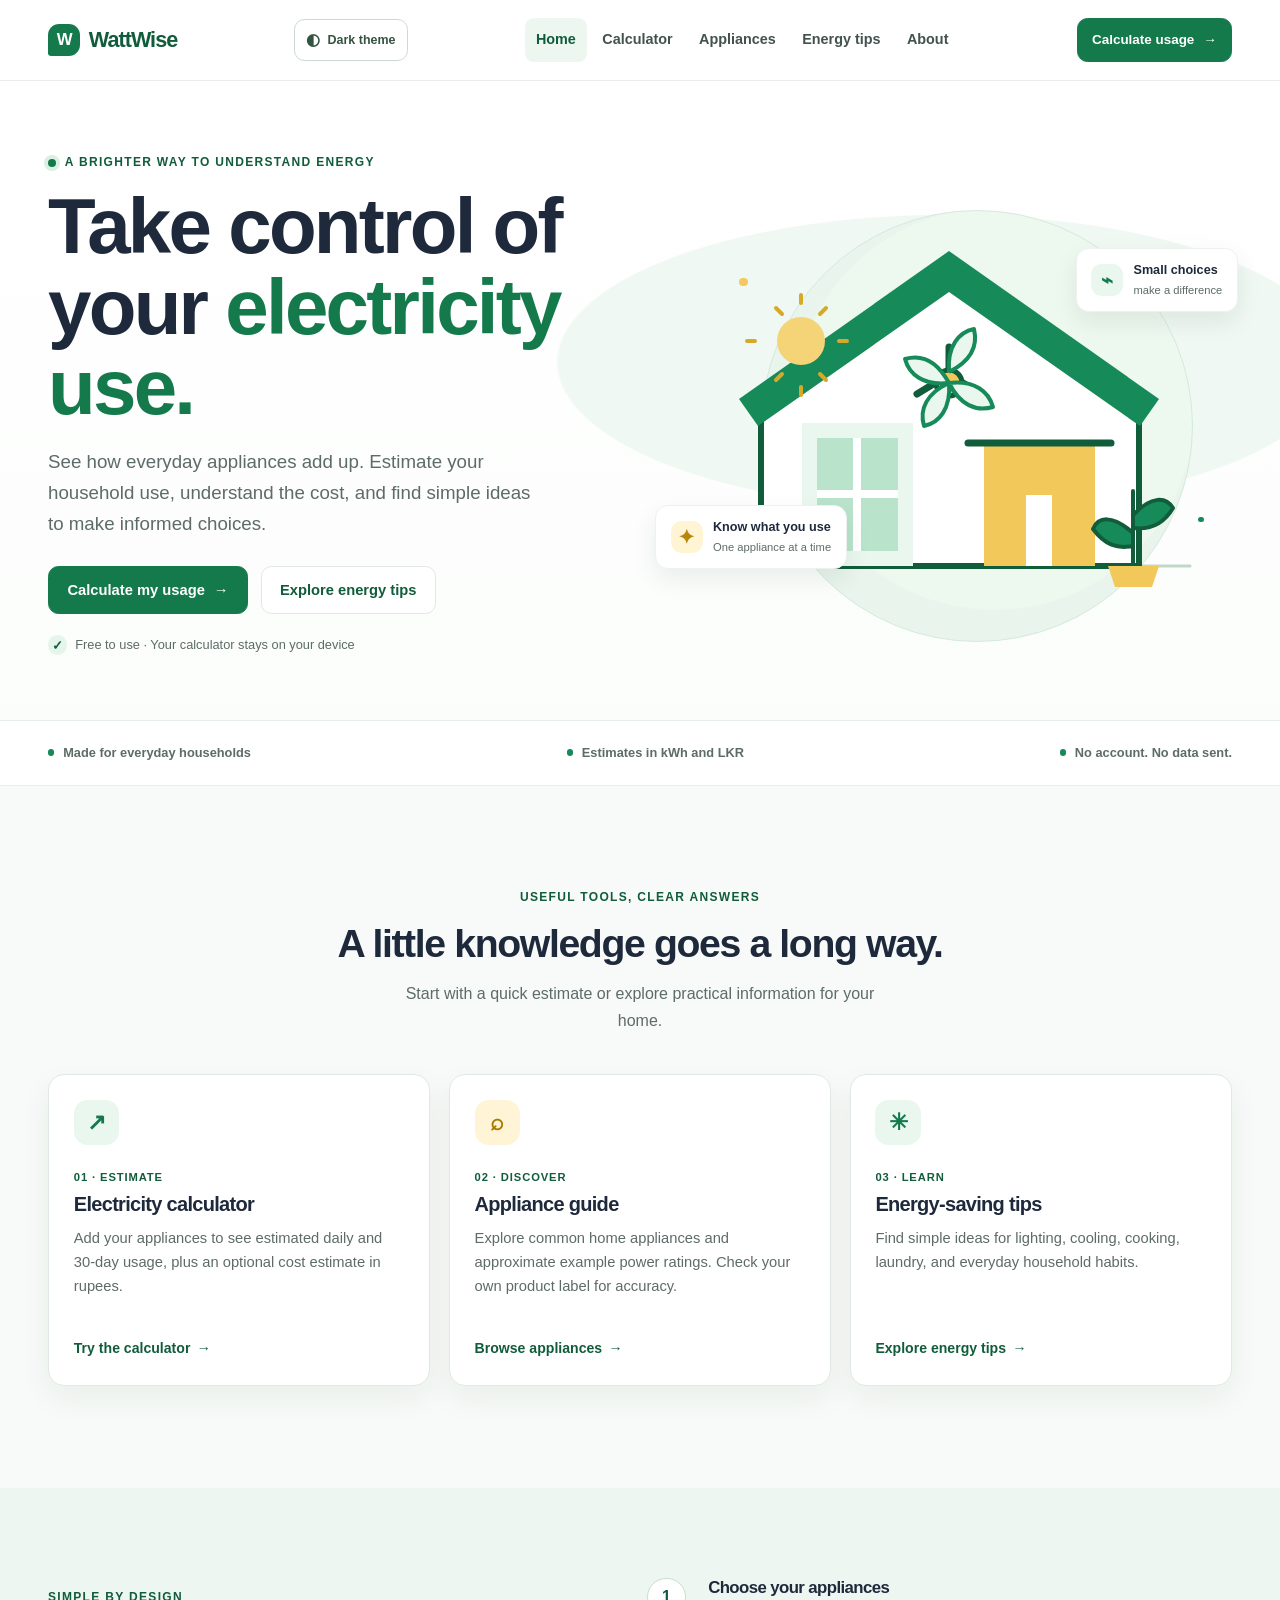
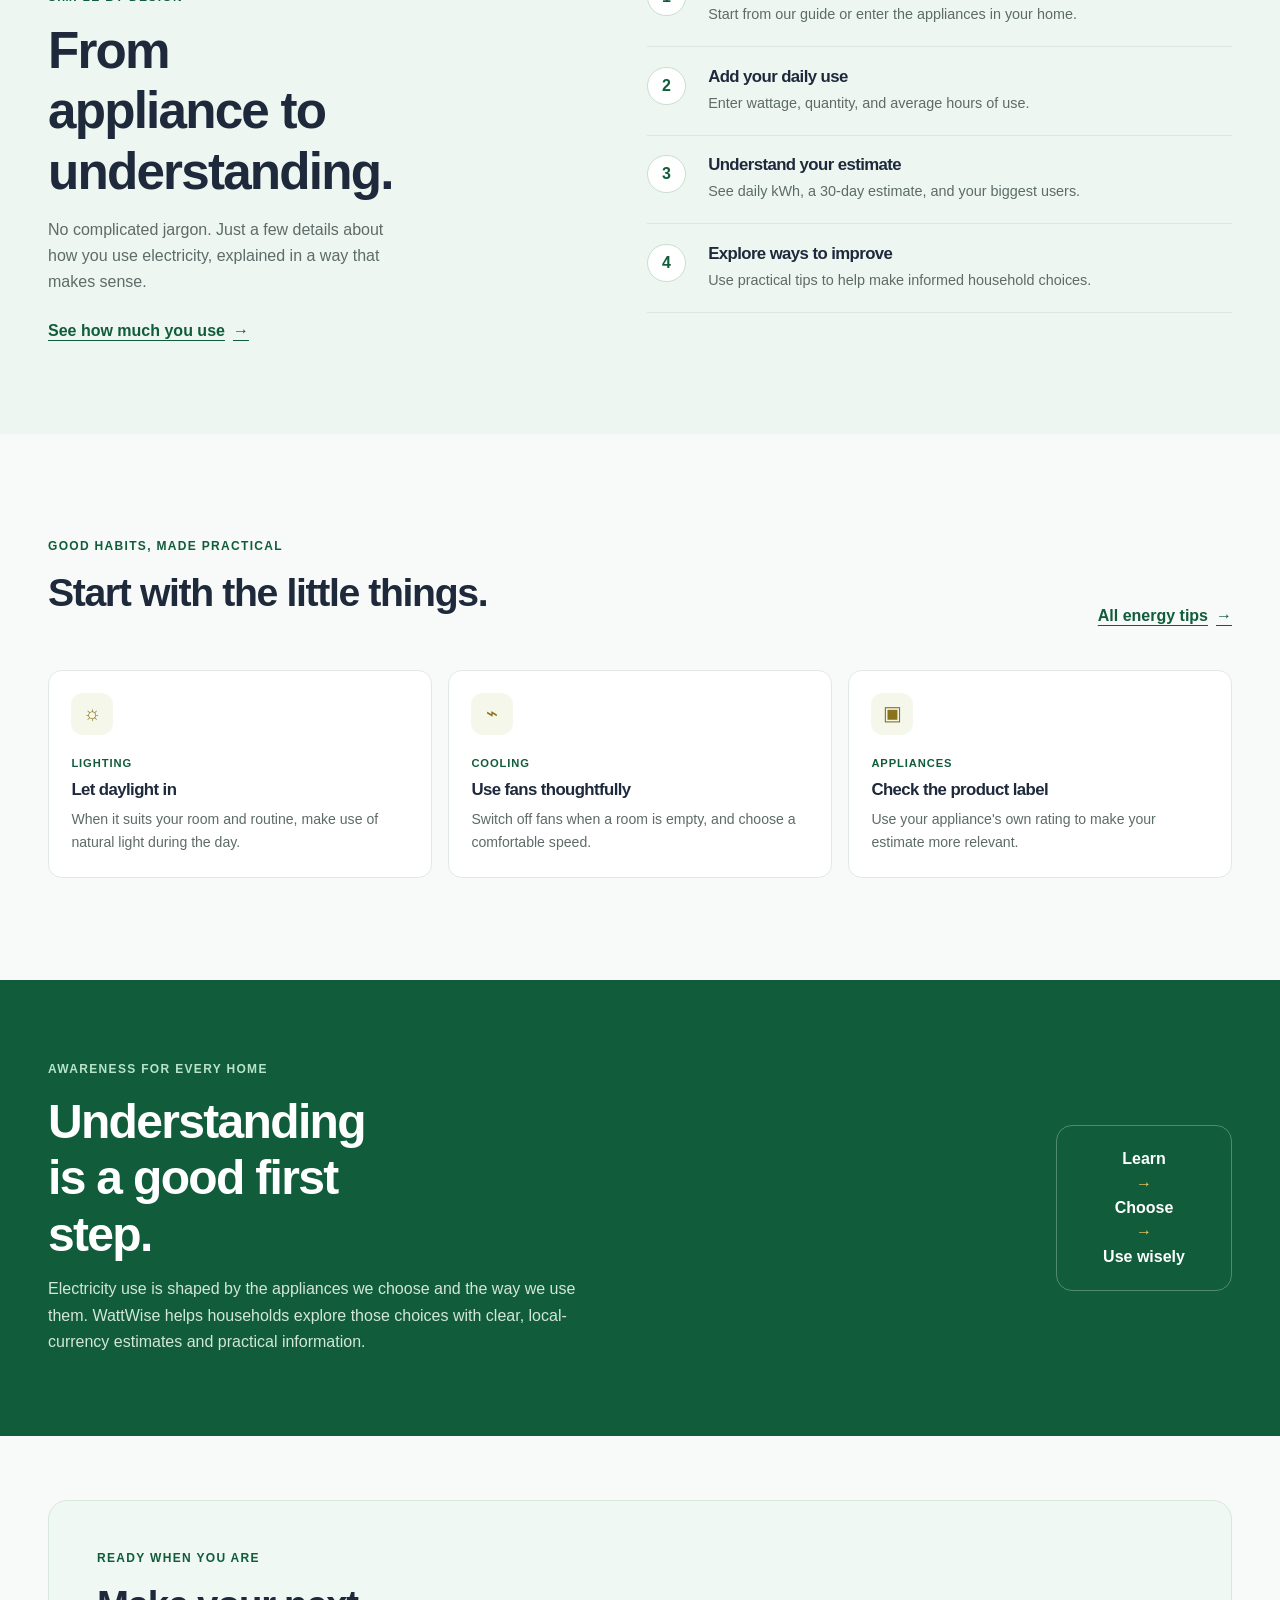
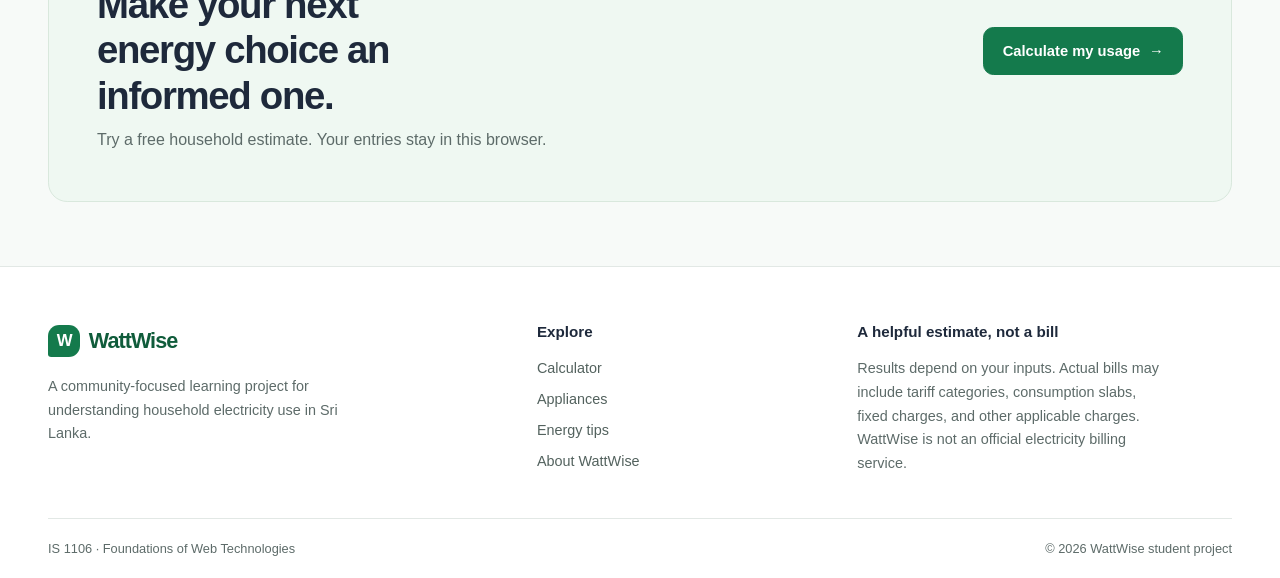
<file: index.html>
<!doctype html>
<html lang="en">
  <head>
    <meta charset="utf-8" />
    <meta name="viewport" content="width=device-width, initial-scale=1" />
    <meta
      name="description"
      content="Understand household electricity use in Sri Lanka, estimate appliance consumption, and find practical energy-saving ideas with WattWise."
    />
    <meta
      property="og:title"
      content="WattWise | Understand your electricity"
    />
    <meta
      property="og:description"
      content="A friendly guide to household electricity use, estimates, and energy-saving habits for Sri Lankan homes."
    />
    <meta property="og:type" content="website" />
    <title>WattWise | Understand your electricity</title>
    <link rel="stylesheet" href="css/style.css" />
    <link rel="stylesheet" href="css/components.css" />
    <link rel="stylesheet" href="css/pages/home.css" />
    <link rel="stylesheet" href="css/responsive.css?v=2" />
    <link
      rel="stylesheet"
      href="css/dark-theme.css?v=2"
      id="dark-theme-stylesheet"
    />
    <script>
      (function () {
        var darkStylesheet = document.getElementById("dark-theme-stylesheet");
        try {
          darkStylesheet.disabled =
            window.localStorage.getItem("wattwise-theme") !== "dark";
        } catch (error) {
          darkStylesheet.disabled = true;
        }
      })();
    </script>
    <script src="js/navigation.js" defer></script>
    <script src="js/theme-toggle.js" defer></script>
    <script src="js/main.js" defer></script>
  </head>
  <body>
    <a class="skip-link" href="#main-content">Skip to main content</a>
    <header class="site-header">
      <div class="container header-inner">
        <a class="brand" href="index.html" aria-label="WattWise home"
          ><span class="brand-mark" aria-hidden="true">W</span>WattWise</a
        >
        <button
          class="menu-toggle"
          type="button"
          aria-expanded="false"
          aria-controls="primary-navigation"
        >
          <span class="menu-toggle-label">Menu</span
          ><span class="menu-icon" aria-hidden="true"></span>
        </button>
        <button
          class="theme-toggle"
          type="button"
          aria-label="Switch to dark theme"
          aria-pressed="false"
        >
          <span class="theme-toggle-icon" aria-hidden="true">◐</span
          ><span class="theme-toggle-label">Dark theme</span>
        </button>
        <span
          class="theme-toggle-status visually-hidden"
          role="status"
          aria-live="polite"
        ></span>
        <nav
          class="site-nav"
          id="primary-navigation"
          aria-label="Primary navigation"
        >
          <ul>
            <li><a href="index.html" aria-current="page">Home</a></li>
            <li><a href="pages/calculator.html">Calculator</a></li>
            <li><a href="pages/appliances.html">Appliances</a></li>
            <li><a href="pages/energy-tips.html">Energy tips</a></li>
            <li><a href="pages/about.html">About</a></li>
          </ul>
        </nav>
        <a class="button header-cta" href="pages/calculator.html"
          >Calculate usage <span aria-hidden="true">→</span></a
        >
      </div>
    </header>

    <main id="main-content">
      <section class="hero">
        <div class="container hero-grid">
          <div class="hero-copy">
            <p class="eyebrow">
              <span class="eyebrow-dot" aria-hidden="true"></span> A brighter
              way to understand energy
            </p>
            <h1>Take control of your <span>electricity use.</span></h1>
            <p class="hero-lede">
              See how everyday appliances add up. Estimate your household use,
              understand the cost, and find simple ideas to make informed
              choices.
            </p>
            <div class="button-row">
              <a class="button" href="pages/calculator.html"
                >Calculate my usage <span aria-hidden="true">→</span></a
              >
              <a class="button button-secondary" href="pages/energy-tips.html"
                >Explore energy tips</a
              >
            </div>
            <p class="hero-note">
              <span aria-hidden="true">✓</span> Free to use · Your calculator
              stays on your device
            </p>
          </div>
          <div
            class="hero-art"
            role="img"
            aria-label="Illustration of a Sri Lankan home with a fan, light, and plant"
          >
            <div class="sun-disc"></div>
            <div class="art-label art-label-top">
              <span class="art-label-icon" aria-hidden="true">⌁</span
              ><span
                ><strong>Small choices</strong
                ><small>make a difference</small></span
              >
            </div>
            <svg
              class="home-illustration"
              viewBox="0 0 560 390"
              xmlns="http://www.w3.org/2000/svg"
              aria-hidden="true"
            >
              <path
                d="M42 341h476"
                stroke="#bfd8c9"
                stroke-width="3"
                stroke-linecap="round"
              />
              <path
                d="M89 175 277 42l190 133v166H89z"
                fill="#fff"
                stroke="#105c3b"
                stroke-width="6"
                stroke-linejoin="round"
              />
              <path
                d="m67 174 210-148 210 148-19 27L277 67 86 201z"
                fill="#168a58"
              />
              <path d="M130 198h111v143H130z" fill="#e9f7ef" />
              <path d="M145 213h81v113h-81z" fill="#b9e3cb" />
              <path d="M185 213v113m-40-57h81" stroke="#fff" stroke-width="8" />
              <path d="M312 218h111v123H312z" fill="#f3c85b" />
              <path d="M354 270h26v71h-26z" fill="#fff" />
              <path
                d="M296 218h143"
                stroke="#105c3b"
                stroke-width="7"
                stroke-linecap="round"
              />
              <path
                d="M277 122v28m-32 19 18-11m46 11-18-11m-14-4v-22"
                stroke="#105c3b"
                stroke-width="7"
                stroke-linecap="round"
              />
              <circle
                cx="277"
                cy="158"
                r="13"
                fill="#f3c85b"
                stroke="#105c3b"
                stroke-width="5"
              />
              <path
                d="M277 147c-2-26 10-40 25-43 4 17-3 32-25 43m0 11c26-3 40 9 44 24-17 5-33-2-44-24m0 0c2 26-10 40-25 43-5-17 3-33 25-43m0 0c-26 3-40-9-44-24 17-5 32 2 44 24"
                fill="#e9f7ef"
                stroke="#168a58"
                stroke-width="4"
                stroke-linejoin="round"
              />
              <path
                d="M461 341V266m0 42c-21-19-35-16-40-4 12 16 24 20 40 17m0-31c19-20 33-18 40-7-10 17-23 22-40 20"
                fill="#168a58"
                stroke="#105c3b"
                stroke-width="4"
                stroke-linecap="round"
                stroke-linejoin="round"
              />
              <path d="M436 341h51l-7 21h-37z" fill="#f3c85b" />
              <circle cx="129" cy="116" r="24" fill="#f5d477" />
              <path
                d="M129 78v-8m0 100v-8m38-46h8m-100 0h8m65-27 6-6m-50 72 6-6m0-60-6-6m50 72-6-6"
                stroke="#d7a928"
                stroke-width="4"
                stroke-linecap="round"
              />
            </svg>
            <div class="art-label art-label-bottom">
              <span class="art-label-icon bulb-icon" aria-hidden="true">✦</span
              ><span
                ><strong>Know what you use</strong
                ><small>One appliance at a time</small></span
              >
            </div>
            <span class="art-orbit orbit-one"></span
            ><span class="art-orbit orbit-two"></span>
          </div>
        </div>
      </section>

      <section class="trust-strip" aria-label="WattWise highlights">
        <div class="container trust-inner">
          <span>Made for everyday households</span
          ><span>Estimates in kWh and LKR</span
          ><span>No account. No data sent.</span>
        </div>
      </section>

      <section class="section-block container" aria-labelledby="features-title">
        <div class="section-heading">
          <p class="eyebrow">Useful tools, clear answers</p>
          <h2 id="features-title">A little knowledge goes a long way.</h2>
          <p>
            Start with a quick estimate or explore practical information for
            your home.
          </p>
        </div>
        <div class="feature-grid">
          <a class="feature-card" href="pages/calculator.html">
            <span class="feature-icon icon-green" aria-hidden="true">↗</span
            ><span class="card-kicker">01 · Estimate</span>
            <h3>Electricity calculator</h3>
            <p>
              Add your appliances to see estimated daily and 30-day usage, plus
              an optional cost estimate in rupees.
            </p>
            <span class="card-link"
              >Try the calculator <span aria-hidden="true">→</span></span
            >
          </a>
          <a class="feature-card" href="pages/appliances.html">
            <span class="feature-icon icon-yellow" aria-hidden="true">⌕</span
            ><span class="card-kicker">02 · Discover</span>
            <h3>Appliance guide</h3>
            <p>
              Explore common home appliances and approximate example power
              ratings. Check your own product label for accuracy.
            </p>
            <span class="card-link"
              >Browse appliances <span aria-hidden="true">→</span></span
            >
          </a>
          <a class="feature-card" href="pages/energy-tips.html">
            <span class="feature-icon icon-mint" aria-hidden="true">✳</span
            ><span class="card-kicker">03 · Learn</span>
            <h3>Energy-saving tips</h3>
            <p>
              Find simple ideas for lighting, cooling, cooking, laundry, and
              everyday household habits.
            </p>
            <span class="card-link"
              >Explore energy tips <span aria-hidden="true">→</span></span
            >
          </a>
        </div>
      </section>

      <section class="how-section">
        <div class="container how-grid">
          <div>
            <p class="eyebrow">Simple by design</p>
            <h2>From appliance to understanding.</h2>
            <p class="section-copy">
              No complicated jargon. Just a few details about how you use
              electricity, explained in a way that makes sense.
            </p>
            <a class="text-link" href="pages/calculator.html"
              >See how much you use <span aria-hidden="true">→</span></a
            >
          </div>
          <ol class="steps-list">
            <li>
              <span>1</span>
              <div>
                <h3>Choose your appliances</h3>
                <p>
                  Start from our guide or enter the appliances in your home.
                </p>
              </div>
            </li>
            <li>
              <span>2</span>
              <div>
                <h3>Add your daily use</h3>
                <p>Enter wattage, quantity, and average hours of use.</p>
              </div>
            </li>
            <li>
              <span>3</span>
              <div>
                <h3>Understand your estimate</h3>
                <p>See daily kWh, a 30-day estimate, and your biggest users.</p>
              </div>
            </li>
            <li>
              <span>4</span>
              <div>
                <h3>Explore ways to improve</h3>
                <p>
                  Use practical tips to help make informed household choices.
                </p>
              </div>
            </li>
          </ol>
        </div>
      </section>

      <section
        class="section-block container"
        aria-labelledby="featured-tips-title"
      >
        <div class="section-heading section-heading-row">
          <div>
            <p class="eyebrow">Good habits, made practical</p>
            <h2 id="featured-tips-title">Start with the little things.</h2>
          </div>
          <a class="text-link" href="pages/energy-tips.html"
            >All energy tips <span aria-hidden="true">→</span></a
          >
        </div>
        <div class="tip-preview-grid">
          <article class="tip-preview">
            <span class="tip-symbol" aria-hidden="true">☼</span>
            <p class="card-kicker">Lighting</p>
            <h3>Let daylight in</h3>
            <p>
              When it suits your room and routine, make use of natural light
              during the day.
            </p>
          </article>
          <article class="tip-preview">
            <span class="tip-symbol" aria-hidden="true">⌁</span>
            <p class="card-kicker">Cooling</p>
            <h3>Use fans thoughtfully</h3>
            <p>
              Switch off fans when a room is empty, and choose a comfortable
              speed.
            </p>
          </article>
          <article class="tip-preview">
            <span class="tip-symbol" aria-hidden="true">▣</span>
            <p class="card-kicker">Appliances</p>
            <h3>Check the product label</h3>
            <p>
              Use your appliance's own rating to make your estimate more
              relevant.
            </p>
          </article>
        </div>
      </section>

      <section class="community-section">
        <div class="container community-inner">
          <div>
            <p class="eyebrow">Awareness for every home</p>
            <h2>Understanding is a good first step.</h2>
            <p>
              Electricity use is shaped by the appliances we choose and the way
              we use them. WattWise helps households explore those choices with
              clear, local-currency estimates and practical information.
            </p>
          </div>
          <div class="community-stamp" aria-hidden="true">
            <span>Learn</span><b>→</b><span>Choose</span><b>→</b
            ><span>Use wisely</span>
          </div>
        </div>
      </section>

      <section class="final-cta container">
        <div>
          <p class="eyebrow">Ready when you are</p>
          <h2>Make your next energy choice an informed one.</h2>
          <p>
            Try a free household estimate. Your entries stay in this browser.
          </p>
        </div>
        <a class="button" href="pages/calculator.html"
          >Calculate my usage <span aria-hidden="true">→</span></a
        >
      </section>
    </main>

    <footer class="site-footer">
      <div class="container footer-main">
        <div class="footer-brand">
          <a class="brand" href="index.html"
            ><span class="brand-mark" aria-hidden="true">W</span>WattWise</a
          >
          <p>
            A community-focused learning project for understanding household
            electricity use in Sri Lanka.
          </p>
        </div>
        <div class="footer-links">
          <h2>Explore</h2>
          <a href="pages/calculator.html">Calculator</a
          ><a href="pages/appliances.html">Appliances</a
          ><a href="pages/energy-tips.html">Energy tips</a
          ><a href="pages/about.html">About WattWise</a>
        </div>
        <div class="footer-disclaimer">
          <h2>A helpful estimate, not a bill</h2>
          <p>
            Results depend on your inputs. Actual bills may include tariff
            categories, consumption slabs, fixed charges, and other applicable
            charges. WattWise is not an official electricity billing service.
          </p>
        </div>
      </div>
      <div class="container footer-bottom">
        <span>IS 1106 · Foundations of Web Technologies</span
        ><span
          >© <span data-current-year>2026</span> WattWise student project</span
        >
      </div>
    </footer>
  </body>
</html>
</file>
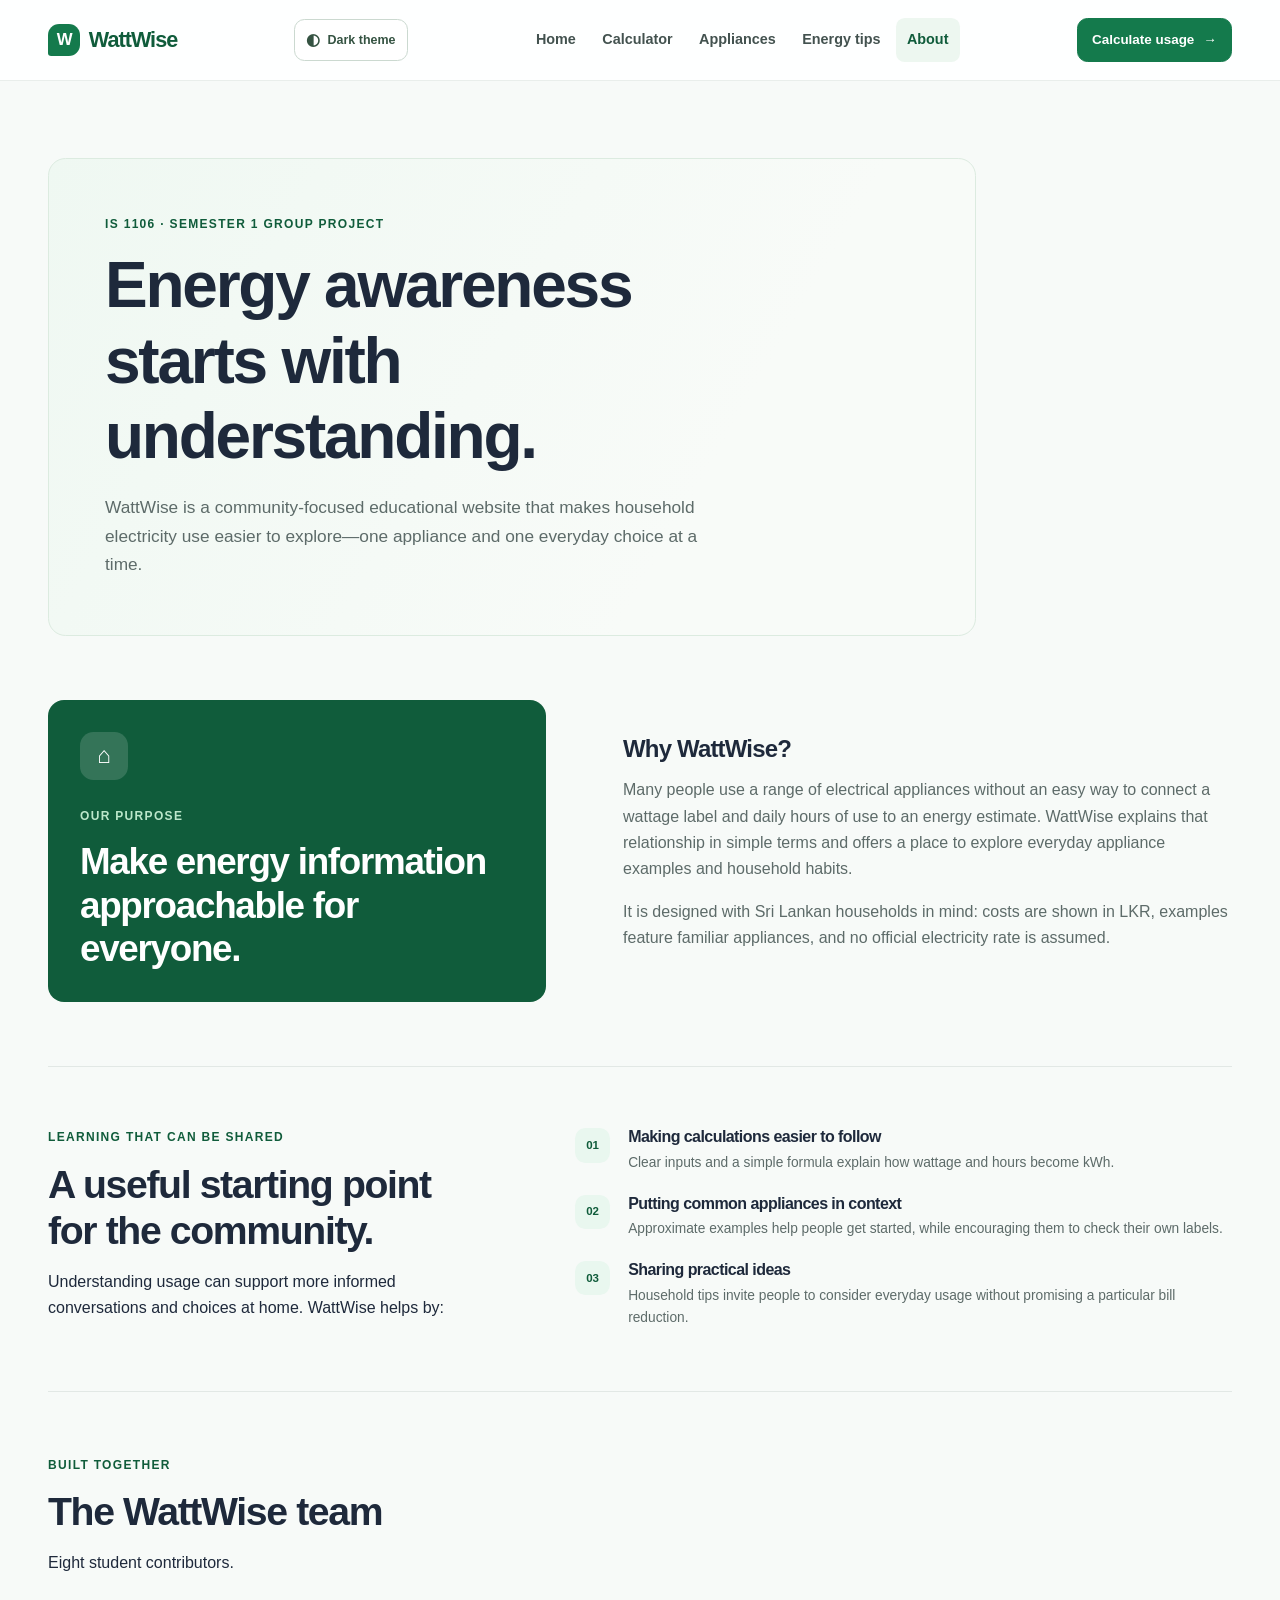
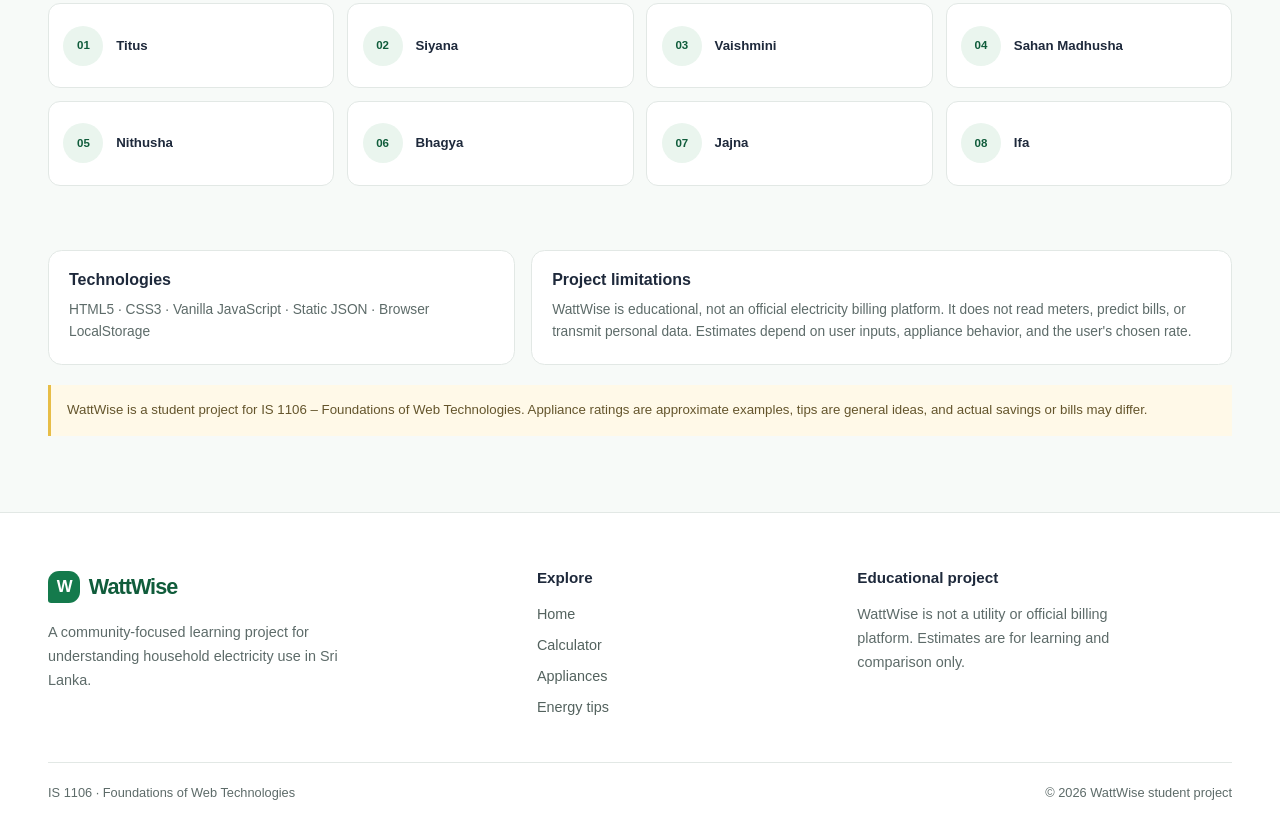
<file: pages/about.html>
<!doctype html>
<html lang="en">
  <head>
    <meta charset="utf-8" />
    <meta name="viewport" content="width=device-width, initial-scale=1" />
    <meta
      name="description"
      content="Learn about WattWise, a student-built educational project helping Sri Lankan households explore electricity consumption."
    />
    <meta property="og:title" content="About WattWise" />
    <meta
      property="og:description"
      content="Our purpose, community value, technologies, and limitations."
    />
    <title>About WattWise | Our purpose and project</title>
    <link rel="stylesheet" href="../css/style.css" />
    <link rel="stylesheet" href="../css/components.css" />
    <link rel="stylesheet" href="../css/pages/about.css" />
    <link rel="stylesheet" href="../css/responsive.css?v=2" />
    <link
      rel="stylesheet"
      href="../css/dark-theme.css?v=2"
      id="dark-theme-stylesheet"
    />
    <script>
      (function () {
        var darkStylesheet = document.getElementById("dark-theme-stylesheet");
        try {
          darkStylesheet.disabled =
            window.localStorage.getItem("wattwise-theme") !== "dark";
        } catch (error) {
          darkStylesheet.disabled = true;
        }
      })();
    </script>
    <script src="../js/navigation.js" defer></script>
    <script src="../js/theme-toggle.js" defer></script>
    <script src="../js/main.js" defer></script>
  </head>
  <body>
    <a class="skip-link" href="#main-content">Skip to main content</a>
    <header class="site-header">
      <div class="container header-inner">
        <a class="brand" href="../index.html" aria-label="WattWise home"
          ><span class="brand-mark" aria-hidden="true">W</span>WattWise</a
        >
        <button
          class="menu-toggle"
          type="button"
          aria-expanded="false"
          aria-controls="primary-navigation"
        >
          <span class="menu-toggle-label">Menu</span
          ><span class="menu-icon" aria-hidden="true"></span>
        </button>
        <button
          class="theme-toggle"
          type="button"
          aria-label="Switch to dark theme"
          aria-pressed="false"
        >
          <span class="theme-toggle-icon" aria-hidden="true">◐</span
          ><span class="theme-toggle-label">Dark theme</span>
        </button>
        <span
          class="theme-toggle-status visually-hidden"
          role="status"
          aria-live="polite"
        ></span>
        <nav
          class="site-nav"
          id="primary-navigation"
          aria-label="Primary navigation"
        >
          <ul>
            <li><a href="../index.html">Home</a></li>
            <li><a href="calculator.html">Calculator</a></li>
            <li><a href="appliances.html">Appliances</a></li>
            <li><a href="energy-tips.html">Energy tips</a></li>
            <li><a href="about.html" aria-current="page">About</a></li>
          </ul>
        </nav>
        <a class="button header-cta" href="calculator.html"
          >Calculate usage <span aria-hidden="true">→</span></a
        >
      </div>
    </header>
    <main id="main-content" class="container page-content about-page">
      <section class="page-intro about-intro" aria-labelledby="page-title">
        <p class="eyebrow">IS 1106 · Semester 1 group project</p>
        <h1 id="page-title">Energy awareness starts with understanding.</h1>
        <p>
          WattWise is a community-focused educational website that makes
          household electricity use easier to explore—one appliance and one
          everyday choice at a time.
        </p>
      </section>
      <section class="about-purpose" aria-labelledby="why-title">
        <div class="about-callout">
          <span aria-hidden="true">⌂</span>
          <p class="eyebrow">Our purpose</p>
          <h2 id="why-title">
            Make energy information approachable for everyone.
          </h2>
        </div>
        <div class="about-copy">
          <h2>Why WattWise?</h2>
          <p>
            Many people use a range of electrical appliances without an easy way
            to connect a wattage label and daily hours of use to an energy
            estimate. WattWise explains that relationship in simple terms and
            offers a place to explore everyday appliance examples and household
            habits.
          </p>
          <p>
            It is designed with Sri Lankan households in mind: costs are shown
            in LKR, examples feature familiar appliances, and no official
            electricity rate is assumed.
          </p>
        </div>
      </section>
      <section class="about-benefits" aria-labelledby="community-title">
        <div class="section-heading">
          <p class="eyebrow">Learning that can be shared</p>
          <h2 id="community-title">
            A useful starting point for the community.
          </h2>
          <p>
            Understanding usage can support more informed conversations and
            choices at home. WattWise helps by:
          </p>
        </div>
        <ul class="benefit-list">
          <li>
            <span aria-hidden="true">01</span>
            <div>
              <h3>Making calculations easier to follow</h3>
              <p>
                Clear inputs and a simple formula explain how wattage and hours
                become kWh.
              </p>
            </div>
          </li>
          <li>
            <span aria-hidden="true">02</span>
            <div>
              <h3>Putting common appliances in context</h3>
              <p>
                Approximate examples help people get started, while encouraging
                them to check their own labels.
              </p>
            </div>
          </li>
          <li>
            <span aria-hidden="true">03</span>
            <div>
              <h3>Sharing practical ideas</h3>
              <p>
                Household tips invite people to consider everyday usage without
                promising a particular bill reduction.
              </p>
            </div>
          </li>
        </ul>
      </section>
      <section class="team-section" aria-labelledby="team-title">
        <div class="section-heading">
          <p class="eyebrow">Built together</p>
          <h2 id="team-title">The WattWise team</h2>
          <p>
            Eight student contributors.
          </p>
        </div>
        <ol class="team-grid">
          <li>
            <span class="team-avatar" aria-hidden="true">01</span
            ><span class="team-name">Titus</span>
          </li>
          <li>
            <span class="team-avatar" aria-hidden="true">02</span
            ><span class="team-name">Siyana</span>
          </li>
          <li>
            <span class="team-avatar" aria-hidden="true">03</span
            ><span class="team-name">Vaishmini</span>
          </li>
          <li>
            <span class="team-avatar" aria-hidden="true">04</span
            ><span class="team-name">Sahan Madhusha</span>
          </li>
          <li>
            <span class="team-avatar" aria-hidden="true">05</span
            ><span class="team-name">Nithusha</span>
          </li>
          <li>
            <span class="team-avatar" aria-hidden="true">06</span
            ><span class="team-name">Bhagya</span>
          </li>
          <li>
            <span class="team-avatar" aria-hidden="true">07</span
            ><span class="team-name">Jajna</span>
          </li>
          <li>
            <span class="team-avatar" aria-hidden="true">08</span
            ><span class="team-name">Ifa</span>
          </li>
        </ol>
      </section>
      <section class="project-facts" aria-label="Project details">
        <div>
          <h2>Technologies</h2>
          <p>
            HTML5 · CSS3 · Vanilla JavaScript · Static JSON · Browser
            LocalStorage
          </p>
        </div>
        <div>
          <h2>Project limitations</h2>
          <p>
            WattWise is educational, not an official electricity billing
            platform. It does not read meters, predict bills, or transmit
            personal data. Estimates depend on user inputs, appliance behavior,
            and the user's chosen rate.
          </p>
        </div>
      </section>
      <p class="about-disclaimer">
        WattWise is a student project for IS 1106 – Foundations of Web
        Technologies. Appliance ratings are approximate examples, tips are
        general ideas, and actual savings or bills may differ.
      </p>
    </main>
    <footer class="site-footer">
      <div class="container footer-main">
        <div class="footer-brand">
          <a class="brand" href="../index.html"
            ><span class="brand-mark" aria-hidden="true">W</span>WattWise</a
          >
          <p>
            A community-focused learning project for understanding household
            electricity use in Sri Lanka.
          </p>
        </div>
        <div class="footer-links">
          <h2>Explore</h2>
          <a href="../index.html">Home</a
          ><a href="calculator.html">Calculator</a
          ><a href="appliances.html">Appliances</a
          ><a href="energy-tips.html">Energy tips</a>
        </div>
        <div class="footer-disclaimer">
          <h2>Educational project</h2>
          <p>
            WattWise is not a utility or official billing platform. Estimates
            are for learning and comparison only.
          </p>
        </div>
      </div>
      <div class="container footer-bottom">
        <span>IS 1106 · Foundations of Web Technologies</span
        ><span
          >© <span data-current-year>2026</span> WattWise student project</span
        >
      </div>
    </footer>
  </body>
</html>
</file>
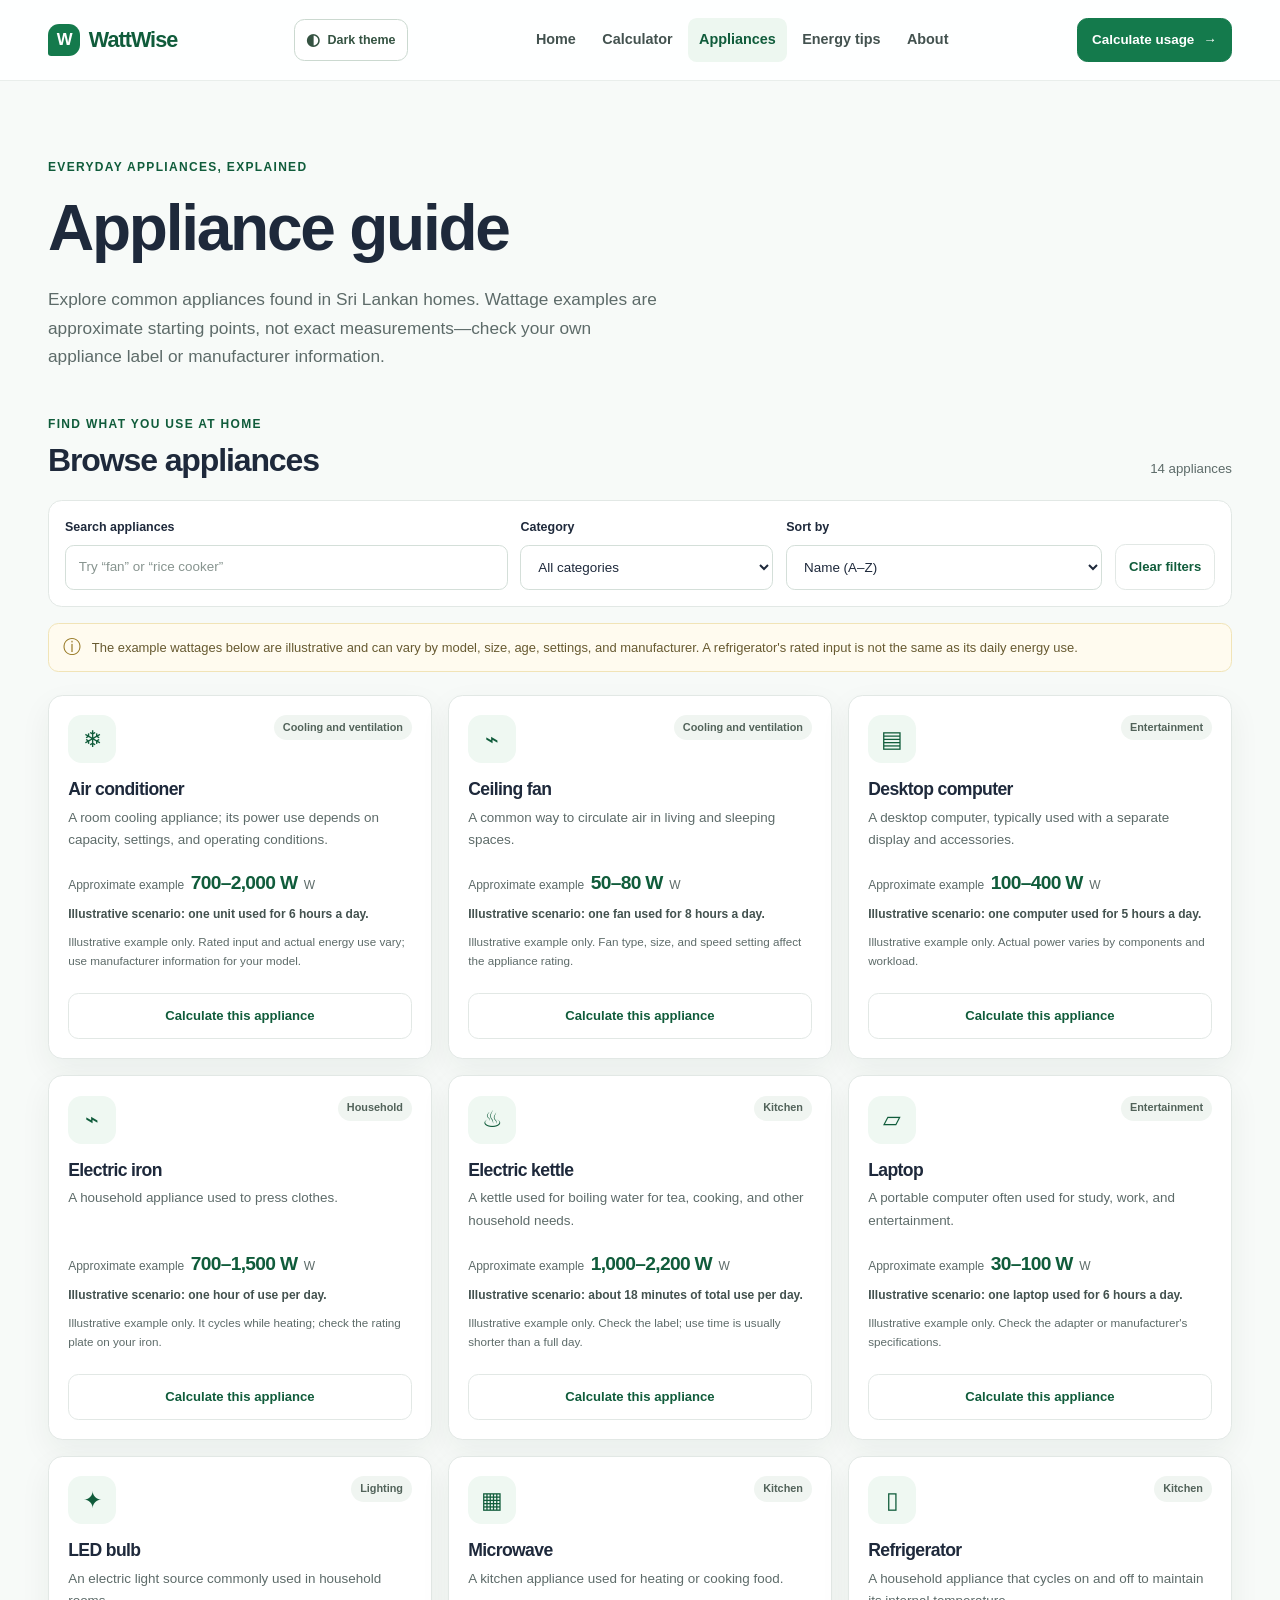
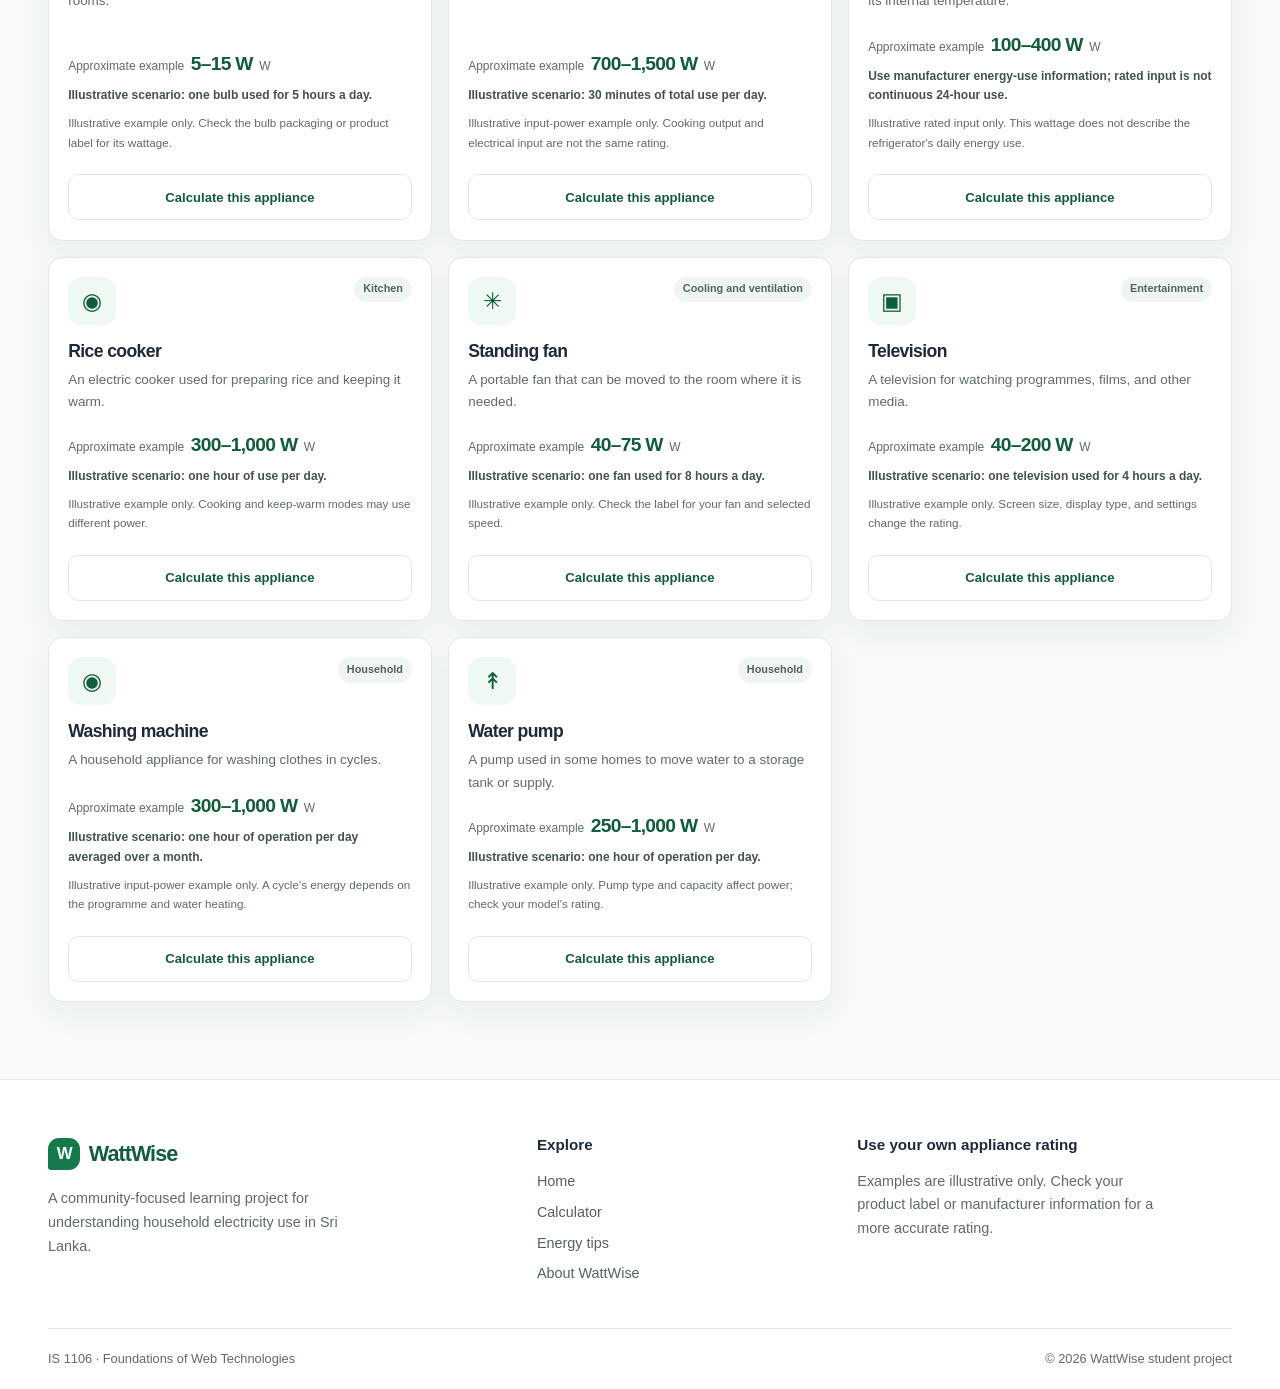
<file: pages/appliances.html>
<!doctype html>
<html lang="en">
  <head>
    <meta charset="utf-8" />
    <meta name="viewport" content="width=device-width, initial-scale=1" />
    <meta
      name="description"
      content="Browse common Sri Lankan household appliances and approximate example power ratings. Search, filter, and estimate appliance use with WattWise."
    />
    <meta property="og:title" content="Appliance guide | WattWise" />
    <meta
      property="og:description"
      content="Explore common home appliances and approximate wattage examples."
    />
    <title>Appliance guide | WattWise</title>
    <link rel="stylesheet" href="../css/style.css" />
    <link rel="stylesheet" href="../css/components.css" />
    <link rel="stylesheet" href="../css/pages/appliances.css" />
    <link rel="stylesheet" href="../css/responsive.css?v=2" />
    <link
      rel="stylesheet"
      href="../css/dark-theme.css?v=2"
      id="dark-theme-stylesheet"
    />
    <script>
      (function () {
        var darkStylesheet = document.getElementById("dark-theme-stylesheet");
        try {
          darkStylesheet.disabled =
            window.localStorage.getItem("wattwise-theme") !== "dark";
        } catch (error) {
          darkStylesheet.disabled = true;
        }
      })();
    </script>
    <script src="../js/utils.js" defer></script>
    <script src="../js/navigation.js" defer></script>
    <script src="../js/theme-toggle.js" defer></script>
    <script src="../js/appliance-data.js" defer></script>
    <script src="../js/appliance-filter.js" defer></script>
    <script src="../js/main.js" defer></script>
  </head>
  <body>
    <a class="skip-link" href="#main-content">Skip to main content</a>
    <header class="site-header">
      <div class="container header-inner">
        <a class="brand" href="../index.html" aria-label="WattWise home"
          ><span class="brand-mark" aria-hidden="true">W</span>WattWise</a
        >
        <button
          class="menu-toggle"
          type="button"
          aria-expanded="false"
          aria-controls="primary-navigation"
        >
          <span class="menu-toggle-label">Menu</span
          ><span class="menu-icon" aria-hidden="true"></span>
        </button>
        <button
          class="theme-toggle"
          type="button"
          aria-label="Switch to dark theme"
          aria-pressed="false"
        >
          <span class="theme-toggle-icon" aria-hidden="true">◐</span
          ><span class="theme-toggle-label">Dark theme</span>
        </button>
        <span
          class="theme-toggle-status visually-hidden"
          role="status"
          aria-live="polite"
        ></span>
        <nav
          class="site-nav"
          id="primary-navigation"
          aria-label="Primary navigation"
        >
          <ul>
            <li><a href="../index.html">Home</a></li>
            <li><a href="calculator.html">Calculator</a></li>
            <li>
              <a href="appliances.html" aria-current="page">Appliances</a>
            </li>
            <li><a href="energy-tips.html">Energy tips</a></li>
            <li><a href="about.html">About</a></li>
          </ul>
        </nav>
        <a class="button header-cta" href="calculator.html"
          >Calculate usage <span aria-hidden="true">→</span></a
        >
      </div>
    </header>
    <main id="main-content" class="container page-content appliances-page">
      <section class="page-intro" aria-labelledby="page-title">
        <p class="eyebrow">Everyday appliances, explained</p>
        <h1 id="page-title">Appliance guide</h1>
        <p>
          Explore common appliances found in Sri Lankan homes. Wattage examples
          are approximate starting points, not exact measurements—check your own
          appliance label or manufacturer information.
        </p>
      </section>
      <section class="catalogue-section" aria-labelledby="catalogue-title">
        <div class="catalogue-heading">
          <div>
            <p class="eyebrow">Find what you use at home</p>
            <h2 id="catalogue-title">Browse appliances</h2>
          </div>
          <p
            class="catalogue-count"
            id="appliance-count"
            role="status"
            aria-live="polite"
          ></p>
        </div>
        <form class="filter-panel" id="appliance-filters" role="search">
          <div class="form-field search-field">
            <label for="appliance-search">Search appliances</label
            ><input
              id="appliance-search"
              type="search"
              placeholder="Try “fan” or “rice cooker”"
              autocomplete="off"
            />
          </div>
          <div class="form-field">
            <label for="category-filter">Category</label
            ><select id="category-filter">
              <option value="">All categories</option>
            </select>
          </div>
          <div class="form-field">
            <label for="sort-filter">Sort by</label
            ><select id="sort-filter">
              <option value="name">Name (A–Z)</option>
              <option value="power-asc">Example power (low to high)</option>
              <option value="power-desc">Example power (high to low)</option>
            </select>
          </div>
          <button class="button button-secondary filter-clear" type="reset">
            Clear filters
          </button>
        </form>
        <p class="data-caveat">
          <span aria-hidden="true">ⓘ</span> The example wattages below are
          illustrative and can vary by model, size, age, settings, and
          manufacturer. A refrigerator's rated input is not the same as its
          daily energy use.
        </p>
        <div
          class="appliance-grid"
          id="appliance-grid"
          aria-live="polite"
        ></div>
        <div class="empty-state" id="appliance-empty" hidden>
          <span aria-hidden="true">⌕</span>
          <h3>No appliances found</h3>
          <p>Try another search or clear your filters.</p>
        </div>
        <p class="load-error" id="appliance-error" role="alert" hidden>
          We couldn't load the appliance examples. Please check the page is
          opened through a local or hosted web server, then try again.
        </p>
      </section>
    </main>
    <footer class="site-footer">
      <div class="container footer-main">
        <div class="footer-brand">
          <a class="brand" href="../index.html"
            ><span class="brand-mark" aria-hidden="true">W</span>WattWise</a
          >
          <p>
            A community-focused learning project for understanding household
            electricity use in Sri Lanka.
          </p>
        </div>
        <div class="footer-links">
          <h2>Explore</h2>
          <a href="../index.html">Home</a
          ><a href="calculator.html">Calculator</a
          ><a href="energy-tips.html">Energy tips</a
          ><a href="about.html">About WattWise</a>
        </div>
        <div class="footer-disclaimer">
          <h2>Use your own appliance rating</h2>
          <p>
            Examples are illustrative only. Check your product label or
            manufacturer information for a more accurate rating.
          </p>
        </div>
      </div>
      <div class="container footer-bottom">
        <span>IS 1106 · Foundations of Web Technologies</span
        ><span
          >© <span data-current-year>2026</span> WattWise student project</span
        >
      </div>
    </footer>
  </body>
</html>
</file>
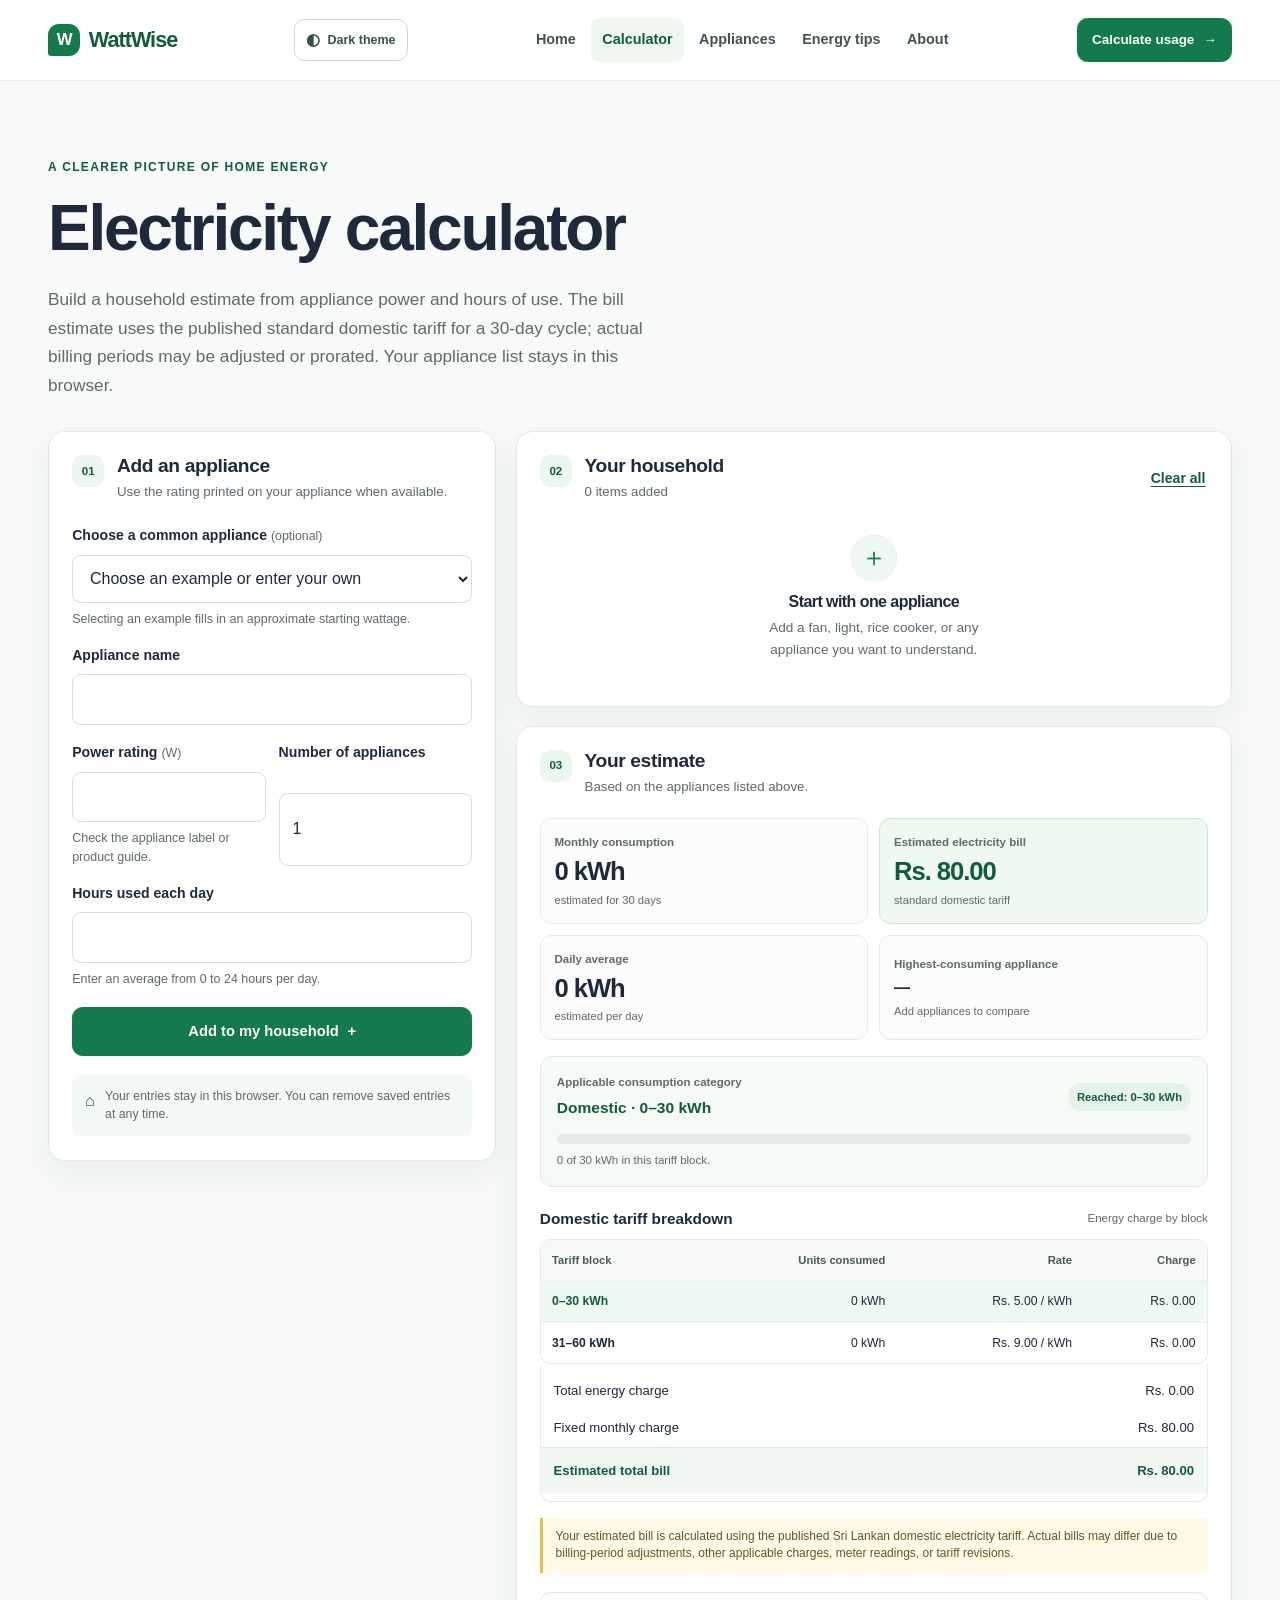
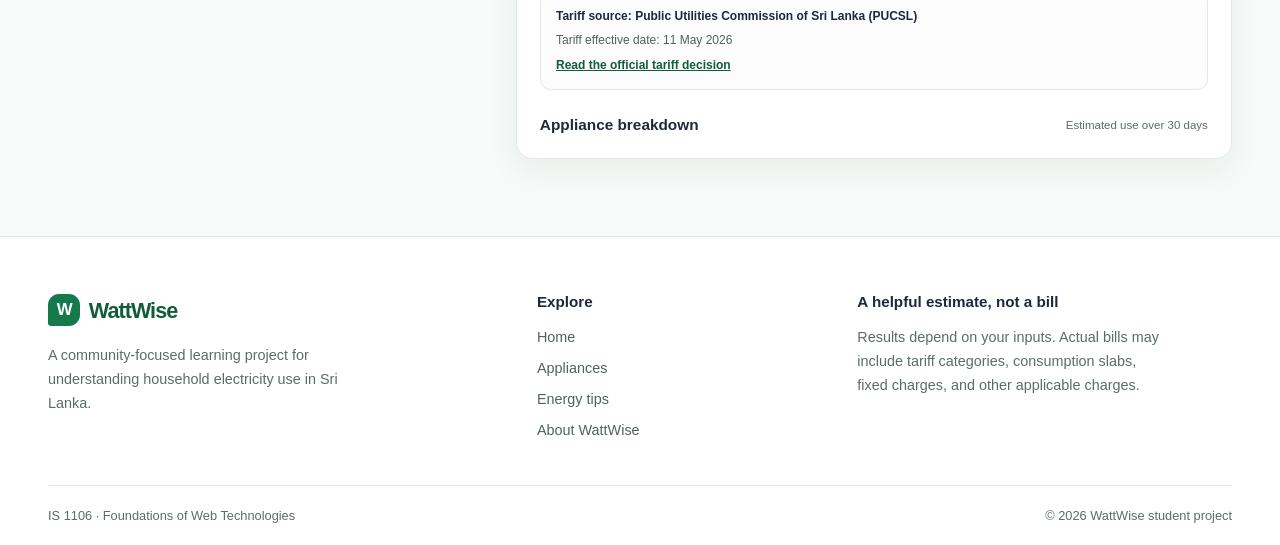
<file: pages/calculator.html>
<!doctype html>
<html lang="en">
  <head>
    <meta charset="utf-8" />
    <meta name="viewport" content="width=device-width, initial-scale=1" />
    <meta
      name="description"
      content="Estimate household appliance electricity use and a Sri Lankan domestic electricity bill using the PUCSL May 2026 standard block tariff."
    />
    <meta property="og:title" content="Electricity calculator | WattWise" />
    <meta
      property="og:description"
      content="Estimate daily and monthly household electricity use and bill under the standard domestic block tariff."
    />
    <title>Electricity calculator | WattWise</title>
    <link rel="stylesheet" href="../css/style.css" />
    <link rel="stylesheet" href="../css/components.css" />
    <link rel="stylesheet" href="../css/pages/calculator.css" />
    <link rel="stylesheet" href="../css/responsive.css?v=2" />
    <link
      rel="stylesheet"
      href="../css/dark-theme.css?v=2"
      id="dark-theme-stylesheet"
    />
    <script>
      (function () {
        var darkStylesheet = document.getElementById("dark-theme-stylesheet");
        try {
          darkStylesheet.disabled =
            window.localStorage.getItem("wattwise-theme") !== "dark";
        } catch (error) {
          darkStylesheet.disabled = true;
        }
      })();
    </script>
    <script src="../js/utils.js" defer></script>
    <script src="../js/navigation.js" defer></script>
    <script src="../js/theme-toggle.js" defer></script>
    <script src="../js/appliance-data.js" defer></script>
    <script src="../js/calculator.js" defer></script>
    <script src="../js/main.js" defer></script>
  </head>
  <body>
    <a class="skip-link" href="#main-content">Skip to main content</a>
    <header class="site-header">
      <div class="container header-inner">
        <a class="brand" href="../index.html" aria-label="WattWise home"
          ><span class="brand-mark" aria-hidden="true">W</span>WattWise</a
        >
        <button
          class="menu-toggle"
          type="button"
          aria-expanded="false"
          aria-controls="primary-navigation"
        >
          <span class="menu-toggle-label">Menu</span
          ><span class="menu-icon" aria-hidden="true"></span>
        </button>
        <button
          class="theme-toggle"
          type="button"
          aria-label="Switch to dark theme"
          aria-pressed="false"
        >
          <span class="theme-toggle-icon" aria-hidden="true">◐</span
          ><span class="theme-toggle-label">Dark theme</span>
        </button>
        <span
          class="theme-toggle-status visually-hidden"
          role="status"
          aria-live="polite"
        ></span>
        <nav
          class="site-nav"
          id="primary-navigation"
          aria-label="Primary navigation"
        >
          <ul>
            <li><a href="../index.html">Home</a></li>
            <li>
              <a href="calculator.html" aria-current="page">Calculator</a>
            </li>
            <li><a href="appliances.html">Appliances</a></li>
            <li><a href="energy-tips.html">Energy tips</a></li>
            <li><a href="about.html">About</a></li>
          </ul>
        </nav>
        <a class="button header-cta" href="calculator.html"
          >Calculate usage <span aria-hidden="true">→</span></a
        >
      </div>
    </header>
    <main id="main-content" class="container page-content calculator-page">
      <section class="page-intro" aria-labelledby="page-title">
        <p class="eyebrow">A clearer picture of home energy</p>
        <h1 id="page-title">Electricity calculator</h1>
        <p>
          Build a household estimate from appliance power and hours of use. The
          bill estimate uses the published standard domestic tariff for a 30-day
          cycle; actual billing periods may be adjusted or prorated. Your
          appliance list stays in this browser.
        </p>
      </section>
      <div class="calculator-layout">
        <section
          class="panel calculator-form-panel"
          aria-labelledby="add-appliance-title"
        >
          <div class="panel-heading">
            <span class="panel-step">01</span>
            <div>
              <h2 id="add-appliance-title">Add an appliance</h2>
              <p>Use the rating printed on your appliance when available.</p>
            </div>
          </div>
          <form id="appliance-form" novalidate>
            <div class="form-field">
              <label for="appliance-select"
                >Choose a common appliance
                <span class="optional">(optional)</span></label
              >
              <select id="appliance-select" name="catalogue">
                <option value="">Choose an example or enter your own</option>
                <option value="custom">Enter a custom appliance</option>
              </select>
              <span class="field-help"
                >Selecting an example fills in an approximate starting
                wattage.</span
              >
            </div>
            <div class="form-field">
              <label for="appliance-name">Appliance name</label>
              <input
                id="appliance-name"
                name="name"
                type="text"
                maxlength="60"
                autocomplete="off"
                required
                aria-describedby="form-error"
              />
            </div>
            <div class="form-grid">
              <div class="form-field">
                <label for="appliance-watts"
                  >Power rating <span class="unit">(W)</span></label
                >
                <input
                  id="appliance-watts"
                  name="watts"
                  type="number"
                  min="0"
                  max="100000"
                  step="any"
                  inputmode="decimal"
                  required
                  aria-describedby="watts-help form-error"
                />
                <span class="field-help" id="watts-help"
                  >Check the appliance label or product guide.</span
                >
              </div>
              <div class="form-field">
                <label for="appliance-quantity">Number of appliances</label>
                <input
                  id="appliance-quantity"
                  name="quantity"
                  type="number"
                  min="1"
                  max="100"
                  step="1"
                  value="1"
                  inputmode="numeric"
                  required
                  aria-describedby="form-error"
                />
              </div>
            </div>
            <div class="form-field">
              <label for="appliance-hours">Hours used each day</label>
              <input
                id="appliance-hours"
                name="hours"
                type="number"
                min="0"
                max="24"
                step="any"
                inputmode="decimal"
                required
                aria-describedby="hours-help form-error"
              />
              <span class="field-help" id="hours-help"
                >Enter an average from 0 to 24 hours per day.</span
              >
            </div>
            <p
              class="form-message"
              id="form-error"
              role="alert"
              aria-live="polite"
            ></p>
            <button class="button form-submit" type="submit">
              <span id="submit-label">Add to my household</span
              ><span aria-hidden="true">+</span>
            </button>
            <button
              class="text-button cancel-edit"
              id="cancel-edit"
              type="button"
              hidden
            >
              Cancel editing
            </button>
          </form>
          <div class="privacy-note">
            <span aria-hidden="true">⌂</span>
            <p>
              Your entries stay in this browser. You can remove saved entries at
              any time.
            </p>
          </div>
        </section>

        <div class="calculator-results-column">
          <section
            class="panel household-panel"
            aria-labelledby="household-title"
          >
            <div class="panel-heading panel-heading-between">
              <div class="panel-heading">
                <span class="panel-step">02</span>
                <div>
                  <h2 id="household-title">Your household</h2>
                  <p id="entry-count">No appliances added yet</p>
                </div>
              </div>
              <button
                type="button"
                class="text-button clear-button"
                id="clear-entries"
              >
                Clear all
              </button>
            </div>
            <div class="household-empty" id="empty-state">
              <span class="empty-illustration" aria-hidden="true">＋</span>
              <h3>Start with one appliance</h3>
              <p>
                Add a fan, light, rice cooker, or any appliance you want to
                understand.
              </p>
            </div>
            <div
              class="appliance-list"
              id="appliance-list"
              aria-live="polite"
            ></div>
          </section>

          <section class="panel results-panel" aria-labelledby="results-title">
            <div class="panel-heading">
              <span class="panel-step">03</span>
              <div>
                <h2 id="results-title">Your estimate</h2>
                <p>Based on the appliances listed above.</p>
              </div>
            </div>
            <div class="summary-grid">
              <article class="summary-card">
                <span>Monthly consumption</span
                ><strong id="monthly-total">0.00 <small>kWh</small></strong
                ><small>estimated for 30 days</small>
              </article>
              <article class="summary-card summary-card-highlight">
                <span>Estimated electricity bill</span
                ><strong id="bill-total">Rs. 0.00</strong
                ><small>standard domestic tariff</small>
              </article>
              <article class="summary-card">
                <span>Daily average</span
                ><strong id="daily-total">0.00 <small>kWh</small></strong
                ><small>estimated per day</small>
              </article>
              <article class="summary-card highest-summary-card">
                <span>Highest-consuming appliance</span
                ><strong id="highest-appliance">—</strong
                ><small id="highest-appliance-usage"
                  >Add appliances to compare</small
                >
              </article>
            </div>
            <div
              class="tariff-category-panel"
              id="tariff-category-panel"
              aria-live="polite"
            >
              <div class="tariff-category-heading">
                <div>
                  <span class="tariff-category-label"
                    >Applicable consumption category</span
                  ><strong id="tariff-category">Loading tariff…</strong>
                </div>
                <span class="tariff-block-pill" id="reached-block"
                  >Tariff block</span
                >
              </div>
              <div
                class="tariff-progress-track"
                id="tariff-progress"
                role="progressbar"
                aria-label="Consumption progress within the current tariff block"
                aria-valuemin="0"
                aria-valuemax="100"
                aria-valuenow="0"
              >
                <span id="tariff-progress-fill"></span>
              </div>
              <p class="tariff-progress-caption" id="tariff-progress-caption">
                The approved schedule uses a 30-day billing cycle.
              </p>
              <p
                class="tariff-notice"
                id="tariff-notice"
                role="status"
                hidden
              ></p>
            </div>
            <div class="bill-breakdown">
              <div class="breakdown-header">
                <h3>Domestic tariff breakdown</h3>
                <span>Energy charge by block</span>
              </div>
              <div
                class="tariff-table-wrap"
                role="region"
                aria-label="Domestic tariff block calculation"
                tabindex="0"
              >
                <table class="tariff-table">
                  <thead>
                    <tr>
                      <th scope="col">Tariff block</th>
                      <th scope="col">Units consumed</th>
                      <th scope="col">Rate</th>
                      <th scope="col">Charge</th>
                    </tr>
                  </thead>
                  <tbody id="tariff-breakdown">
                    <tr>
                      <td colspan="4">Loading approved tariff…</td>
                    </tr>
                  </tbody>
                </table>
              </div>
              <dl class="bill-totals">
                <div>
                  <dt>Total energy charge</dt>
                  <dd id="energy-charge-total">Rs. 0.00</dd>
                </div>
                <div>
                  <dt>Fixed monthly charge</dt>
                  <dd id="fixed-charge-total">Rs. 0.00</dd>
                </div>
                <div class="bill-total-row">
                  <dt>Estimated total bill</dt>
                  <dd id="bill-breakdown-total">Rs. 0.00</dd>
                </div>
              </dl>
            </div>
            <p class="bill-note">
              Your estimated bill is calculated using the published Sri Lankan
              domestic electricity tariff. Actual bills may differ due to
              billing-period adjustments, other applicable charges, meter
              readings, or tariff revisions.
            </p>
            <div class="tariff-source" id="tariff-source">
              <strong
                >Tariff source:
                <span id="tariff-source-name"
                  >Public Utilities Commission of Sri Lanka (PUCSL)</span
                ></strong
              >
              <span
                >Tariff effective date:
                <time id="tariff-effective-date" datetime="2026-05-11"
                  >11 May 2026</time
                ></span
              >
              <a
                id="tariff-source-link"
                href="https://www.pucsl.gov.lk/wp-content/uploads/2026/05/Full-Final_Decision-on-Electricity-Tariffs-May-2026.pdf"
                target="_blank"
                rel="noopener noreferrer"
                >Read the official tariff decision
                <span class="visually-hidden">(opens in a new tab)</span></a
              >
            </div>
            <div class="breakdown-header appliance-breakdown-header">
              <h3>Appliance breakdown</h3>
              <span>Estimated use over 30 days</span>
            </div>
            <div
              class="chart-list"
              id="consumption-chart"
              aria-label="Monthly electricity use by appliance"
            ></div>
            <p
              class="tariff-load-error"
              id="tariff-load-error"
              role="alert"
              hidden
            >
              The tariff configuration could not be loaded. The bill estimate is
              unavailable; your appliance energy calculations remain available.
              Try again when the data file is reachable.
            </p>
            <p
              class="calculator-status"
              id="calculator-status"
              role="status"
              aria-live="polite"
            ></p>
          </section>
        </div>
      </div>
    </main>
    <footer class="site-footer">
      <div class="container footer-main">
        <div class="footer-brand">
          <a class="brand" href="../index.html"
            ><span class="brand-mark" aria-hidden="true">W</span>WattWise</a
          >
          <p>
            A community-focused learning project for understanding household
            electricity use in Sri Lanka.
          </p>
        </div>
        <div class="footer-links">
          <h2>Explore</h2>
          <a href="../index.html">Home</a
          ><a href="appliances.html">Appliances</a
          ><a href="energy-tips.html">Energy tips</a
          ><a href="about.html">About WattWise</a>
        </div>
        <div class="footer-disclaimer">
          <h2>A helpful estimate, not a bill</h2>
          <p>
            Results depend on your inputs. Actual bills may include tariff
            categories, consumption slabs, fixed charges, and other applicable
            charges.
          </p>
        </div>
      </div>
      <div class="container footer-bottom">
        <span>IS 1106 · Foundations of Web Technologies</span
        ><span
          >© <span data-current-year>2026</span> WattWise student project</span
        >
      </div>
    </footer>
  </body>
</html>
</file>
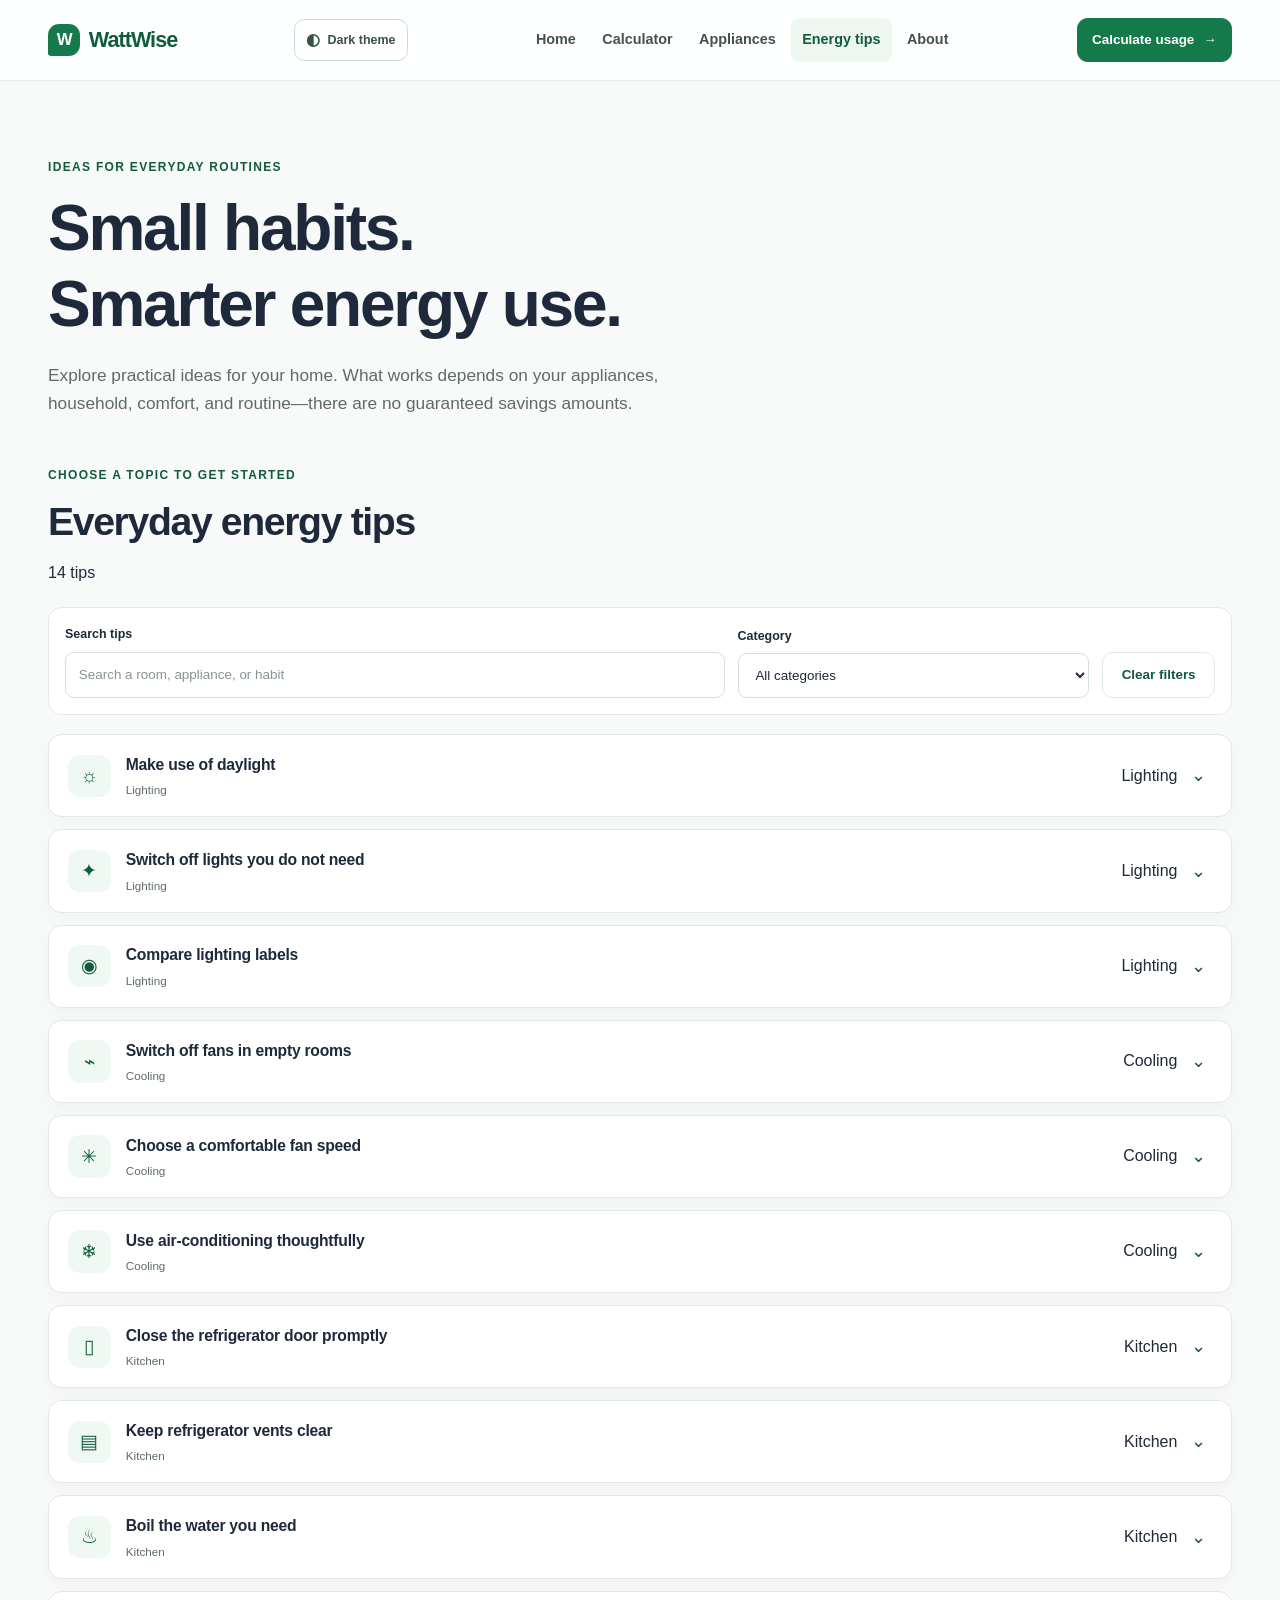
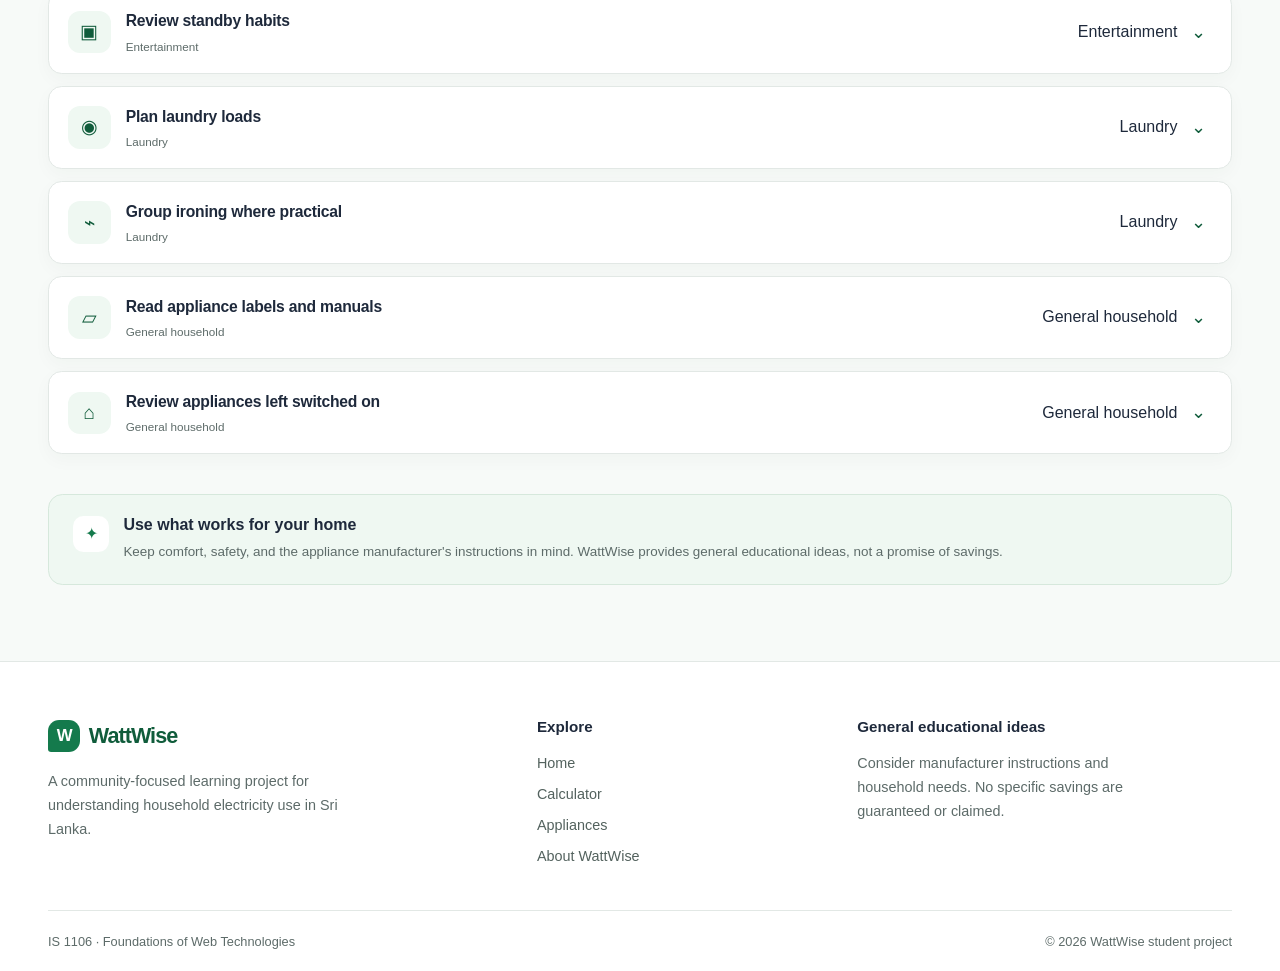
<file: pages/energy-tips.html>
<!doctype html>
<html lang="en">
  <head>
    <meta charset="utf-8" />
    <meta name="viewport" content="width=device-width, initial-scale=1" />
    <meta
      name="description"
      content="Explore practical, non-quantified household electricity habits for Sri Lankan homes, with tips for lighting, cooling, kitchens, and more."
    />
    <meta property="og:title" content="Energy-saving tips | WattWise" />
    <meta
      property="og:description"
      content="Simple household energy-use ideas, organized by room and routine."
    />
    <title>Energy-saving tips | WattWise</title>
    <link rel="stylesheet" href="../css/style.css" />
    <link rel="stylesheet" href="../css/components.css" />
    <link rel="stylesheet" href="../css/pages/tips.css" />
    <link rel="stylesheet" href="../css/responsive.css?v=2" />
    <link
      rel="stylesheet"
      href="../css/dark-theme.css?v=2"
      id="dark-theme-stylesheet"
    />
    <script>
      (function () {
        var darkStylesheet = document.getElementById("dark-theme-stylesheet");
        try {
          darkStylesheet.disabled =
            window.localStorage.getItem("wattwise-theme") !== "dark";
        } catch (error) {
          darkStylesheet.disabled = true;
        }
      })();
    </script>
    <script src="../js/utils.js" defer></script>
    <script src="../js/navigation.js" defer></script>
    <script src="../js/theme-toggle.js" defer></script>
    <script src="../js/energy-tips.js" defer></script>
    <script src="../js/main.js" defer></script>
  </head>
  <body>
    <a class="skip-link" href="#main-content">Skip to main content</a>
    <header class="site-header">
      <div class="container header-inner">
        <a class="brand" href="../index.html" aria-label="WattWise home"
          ><span class="brand-mark" aria-hidden="true">W</span>WattWise</a
        >
        <button
          class="menu-toggle"
          type="button"
          aria-expanded="false"
          aria-controls="primary-navigation"
        >
          <span class="menu-toggle-label">Menu</span
          ><span class="menu-icon" aria-hidden="true"></span>
        </button>
        <button
          class="theme-toggle"
          type="button"
          aria-label="Switch to dark theme"
          aria-pressed="false"
        >
          <span class="theme-toggle-icon" aria-hidden="true">◐</span
          ><span class="theme-toggle-label">Dark theme</span>
        </button>
        <span
          class="theme-toggle-status visually-hidden"
          role="status"
          aria-live="polite"
        ></span>
        <nav
          class="site-nav"
          id="primary-navigation"
          aria-label="Primary navigation"
        >
          <ul>
            <li><a href="../index.html">Home</a></li>
            <li><a href="calculator.html">Calculator</a></li>
            <li><a href="appliances.html">Appliances</a></li>
            <li>
              <a href="energy-tips.html" aria-current="page">Energy tips</a>
            </li>
            <li><a href="about.html">About</a></li>
          </ul>
        </nav>
        <a class="button header-cta" href="calculator.html"
          >Calculate usage <span aria-hidden="true">→</span></a
        >
      </div>
    </header>
    <main id="main-content" class="container page-content tips-page">
      <section class="page-intro" aria-labelledby="page-title">
        <p class="eyebrow">Ideas for everyday routines</p>
        <h1 id="page-title">Small habits. Smarter energy use.</h1>
        <p>
          Explore practical ideas for your home. What works depends on your
          appliances, household, comfort, and routine—there are no guaranteed
          savings amounts.
        </p>
      </section>
      <section class="tips-section" aria-labelledby="tips-title">
        <div class="tips-heading">
          <div>
            <p class="eyebrow">Choose a topic to get started</p>
            <h2 id="tips-title">Everyday energy tips</h2>
          </div>
          <span
            class="tips-count"
            id="tips-count"
            role="status"
            aria-live="polite"
          ></span>
        </div>
        <form class="tips-filters" id="tips-filters" role="search">
          <div class="form-field tips-search">
            <label for="tips-search">Search tips</label
            ><input
              id="tips-search"
              type="search"
              placeholder="Search a room, appliance, or habit"
              autocomplete="off"
            />
          </div>
          <div class="form-field">
            <label for="tips-category">Category</label
            ><select id="tips-category">
              <option value="">All categories</option>
            </select>
          </div>
          <button class="button button-secondary" type="reset">
            Clear filters
          </button>
        </form>
        <div class="tips-list" id="tips-list" aria-live="polite"></div>
        <div class="empty-state" id="tips-empty" hidden>
          <span aria-hidden="true">⌕</span>
          <h3>No tips match that search</h3>
          <p>Try a different word or clear your filters.</p>
        </div>
        <p class="load-error" id="tips-error" role="alert" hidden>
          We couldn't load the tips. Please check the page is opened through a
          local or hosted web server, then try again.
        </p>
      </section>
      <aside class="tips-reminder">
        <span aria-hidden="true">✦</span>
        <div>
          <h2>Use what works for your home</h2>
          <p>
            Keep comfort, safety, and the appliance manufacturer's instructions
            in mind. WattWise provides general educational ideas, not a promise
            of savings.
          </p>
        </div>
      </aside>
    </main>
    <footer class="site-footer">
      <div class="container footer-main">
        <div class="footer-brand">
          <a class="brand" href="../index.html"
            ><span class="brand-mark" aria-hidden="true">W</span>WattWise</a
          >
          <p>
            A community-focused learning project for understanding household
            electricity use in Sri Lanka.
          </p>
        </div>
        <div class="footer-links">
          <h2>Explore</h2>
          <a href="../index.html">Home</a
          ><a href="calculator.html">Calculator</a
          ><a href="appliances.html">Appliances</a
          ><a href="about.html">About WattWise</a>
        </div>
        <div class="footer-disclaimer">
          <h2>General educational ideas</h2>
          <p>
            Consider manufacturer instructions and household needs. No specific
            savings are guaranteed or claimed.
          </p>
        </div>
      </div>
      <div class="container footer-bottom">
        <span>IS 1106 · Foundations of Web Technologies</span
        ><span
          >© <span data-current-year>2026</span> WattWise student project</span
        >
      </div>
    </footer>
  </body>
</html>
</file>
<file: css/style.css>
:root {
  color-scheme: light;
  --color-ink: #1e293b;
  --color-muted: #5d6b69;
  --color-brand: #147a4c;
  --color-brand-dark: #105c3b;
  --color-accent: #f4c95d;
  --color-surface: #fff;
  --color-page: #f7faf8;
  --color-border: #e2e8e5;
  --color-mint: #e9f7ef;
  --font-body: "DM Sans", "Segoe UI", Arial, sans-serif;
  --font-heading: "DM Sans", "Segoe UI", Arial, sans-serif;
  --content-width: 74rem;
  --radius-card: 1rem;
  --shadow-card: 0 12px 32px rgb(22 54 39 / 6%);
}

*,
*::before,
*::after {
  box-sizing: border-box;
}

html {
  scroll-behavior: smooth;
}

body {
  min-width: 20rem;
  margin: 0;
  background: var(--color-page);
  color: var(--color-ink);
  font-family: var(--font-body);
  line-height: 1.65;
  -webkit-font-smoothing: antialiased;
}

img,
svg {
  max-width: 100%;
}

h1,
h2,
h3,
p {
  margin-top: 0;
}

h1,
h2,
h3 {
  color: var(--color-ink);
  font-family: var(--font-heading);
  line-height: 1.18;
  letter-spacing: -0.035em;
}

h1 {
  max-width: 17ch;
  margin-bottom: 1.15rem;
  font-size: clamp(2.35rem, 5vw, 4.1rem);
  font-weight: 750;
}

h2 {
  margin-bottom: 0.9rem;
  font-size: clamp(1.7rem, 3.2vw, 2.45rem);
  font-weight: 720;
}

h3 {
  margin-bottom: 0.55rem;
  font-size: 1.15rem;
  font-weight: 700;
}

p {
  margin-bottom: 1rem;
}

a {
  color: var(--color-brand-dark);
}

a:hover {
  text-decoration-thickness: 0.15em;
}

button,
input,
select,
textarea {
  font: inherit;
}

button,
a {
  -webkit-tap-highlight-color: transparent;
}

:focus-visible {
  outline: 3px solid var(--color-brand-dark);
  outline-offset: 3px;
}

::selection {
  background: #d7f0e2;
  color: var(--color-brand-dark);
}

.eyebrow {
  display: flex;
  align-items: center;
  gap: 0.55rem;
  margin-bottom: 0.85rem;
  color: var(--color-brand-dark);
  font-size: 0.75rem;
  font-weight: 800;
  letter-spacing: 0.11em;
  text-transform: uppercase;
}

.eyebrow-dot {
  width: 0.5rem;
  height: 0.5rem;
  border-radius: 50%;
  background: var(--color-brand);
  box-shadow: 0 0 0 0.25rem #d9f0e3;
}

.unit {
  color: var(--color-muted);
  font-size: 0.88em;
  font-weight: 500;
}

.optional {
  color: var(--color-muted);
  font-size: 0.88em;
  font-weight: 500;
}

@media (prefers-reduced-motion: reduce) {
  *,
  *::before,
  *::after {
    scroll-behavior: auto !important;
    animation-duration: 0.01ms !important;
    animation-iteration-count: 1 !important;
    transition-duration: 0.01ms !important;
  }
}
</file>
<file: css/components.css>
.container {
  width: min(var(--content-width), calc(100% - 3rem));
  margin-inline: auto;
}

.site-header {
  position: relative;
  z-index: 5;
  border-bottom: 1px solid rgb(226 232 229 / 75%);
  background: rgb(255 255 255 / 94%);
}

.header-inner {
  display: flex;
  min-height: 5rem;
  align-items: center;
  justify-content: space-between;
  gap: 1.4rem;
}

.brand {
  display: inline-flex;
  flex: 0 0 auto;
  align-items: center;
  gap: 0.55rem;
  color: var(--color-brand-dark);
  font-size: 1.35rem;
  font-weight: 800;
  letter-spacing: -0.045em;
  text-decoration: none;
}

.brand-mark {
  display: inline-grid;
  width: 2rem;
  height: 2rem;
  place-items: center;
  border-radius: 0.7rem 0.7rem 0.7rem 0.2rem;
  background: var(--color-brand);
  color: white;
  font-size: 1.05rem;
  font-weight: 800;
  letter-spacing: -0.08em;
}

.site-nav ul {
  display: flex;
  align-items: center;
  gap: 0.25rem;
  margin: 0;
  padding: 0;
  list-style: none;
}

.site-nav a {
  display: inline-flex;
  min-height: 2.75rem;
  align-items: center;
  padding: 0.5rem 0.7rem;
  border-radius: 0.55rem;
  color: #43524f;
  font-size: 0.9rem;
  font-weight: 650;
  text-decoration: none;
  transition: color 150ms ease, background 150ms ease;
}

.site-nav a:hover,
.site-nav a[aria-current="page"] {
  background: #edf7f0;
  color: var(--color-brand-dark);
}

.button {
  display: inline-flex;
  min-height: 3rem;
  align-items: center;
  justify-content: center;
  gap: 0.55rem;
  padding: 0.7rem 1.15rem;
  border: 1px solid var(--color-brand);
  border-radius: 0.65rem;
  background: var(--color-brand);
  color: #fff;
  font-size: 0.92rem;
  font-weight: 750;
  text-align: center;
  text-decoration: none;
  cursor: pointer;
  transition: background 150ms ease, border-color 150ms ease, transform 150ms ease;
}

.button:hover {
  transform: translateY(-1px);
  border-color: var(--color-brand-dark);
  background: var(--color-brand-dark);
  color: #fff;
}

.button-secondary {
  border-color: var(--color-border);
  background: #fff;
  color: var(--color-brand-dark);
}

.button-secondary:hover {
  border-color: #b7d7c3;
  background: #eff8f2;
  color: var(--color-brand-dark);
}

.header-cta {
  min-height: 2.75rem;
  padding: 0.55rem 0.9rem;
  font-size: 0.84rem;
  white-space: nowrap;
}

.theme-toggle {
  display: inline-flex;
  min-height: 2.65rem;
  flex: 0 0 auto;
  align-items: center;
  justify-content: center;
  gap: 0.45rem;
  padding: 0.45rem 0.7rem;
  border: 1px solid #cbd9d0;
  border-radius: 0.65rem;
  background: #fff;
  color: #355342;
  font-size: 0.78rem;
  font-weight: 750;
  white-space: nowrap;
  cursor: pointer;
  transition: background 150ms ease, border-color 150ms ease, color 150ms ease, transform 150ms ease;
}

.theme-toggle:hover {
  transform: translateY(-1px);
  border-color: #9fc5aa;
  background: #eff8f2;
  color: #105c3b;
}

.theme-toggle-icon {
  font-size: 1rem;
  line-height: 1;
}

.visually-hidden {
  position: absolute;
  width: 1px;
  height: 1px;
  overflow: hidden;
  clip: rect(0, 0, 0, 0);
  white-space: nowrap;
  clip-path: inset(50%);
}

.menu-toggle {
  display: none;
  min-height: 2.75rem;
  align-items: center;
  gap: 0.55rem;
  padding: 0.45rem 0.8rem;
  border: 1px solid var(--color-border);
  border-radius: 0.6rem;
  background: #fff;
  color: var(--color-ink);
  font-weight: 700;
  cursor: pointer;
}

.menu-icon,
.menu-icon::before,
.menu-icon::after {
  display: block;
  width: 1rem;
  height: 2px;
  border-radius: 2px;
  background: currentColor;
}

.menu-icon {
  position: relative;
}

.menu-icon::before,
.menu-icon::after {
  position: absolute;
  left: 0;
  content: "";
}

.menu-icon::before {
  top: -0.32rem;
}

.menu-icon::after {
  top: 0.32rem;
}

.page-content {
  min-height: 62vh;
  padding-block: clamp(2.5rem, 6vw, 5rem);
}

.page-intro {
  max-width: 49rem;
  margin: 0 0 2.8rem;
}

.page-intro > p:not(.eyebrow) {
  max-width: 64ch;
  margin-bottom: 0;
  color: var(--color-muted);
  font-size: 1.08rem;
}

.button-row {
  display: flex;
  flex-wrap: wrap;
  gap: 0.8rem;
  margin-top: 1.65rem;
}

.text-link {
  display: inline-flex;
  align-items: center;
  gap: 0.5rem;
  color: var(--color-brand-dark);
  font-weight: 750;
  text-decoration-thickness: 1px;
  text-underline-offset: 0.25em;
}

.text-link:hover {
  color: var(--color-brand);
}

.text-button {
  min-height: 2.75rem;
  padding: 0.4rem 0.15rem;
  border: 0;
  background: transparent;
  color: var(--color-brand-dark);
  font-size: 0.88rem;
  font-weight: 700;
  text-decoration: underline;
  text-underline-offset: 0.2em;
  cursor: pointer;
}

.skip-link {
  position: absolute;
  z-index: 20;
  top: 0.5rem;
  left: 0.5rem;
  padding: 0.65rem 0.85rem;
  transform: translateY(-150%);
  border-radius: 0.4rem;
  background: var(--color-ink);
  color: #fff;
}

.skip-link:focus {
  transform: translateY(0);
}

.site-footer {
  padding-top: 3.5rem;
  border-top: 1px solid var(--color-border);
  background: #fff;
  color: var(--color-muted);
}

.footer-main {
  display: grid;
  grid-template-columns: 1.1fr 0.65fr 1fr;
  gap: clamp(2rem, 6vw, 5rem);
  padding-bottom: 2.6rem;
}

.footer-brand p,
.footer-disclaimer p {
  max-width: 38ch;
  margin: 1rem 0 0;
  font-size: 0.9rem;
}

.footer-links {
  display: grid;
  align-content: start;
  gap: 0.45rem;
}

.footer-links h2,
.footer-disclaimer h2 {
  margin-bottom: 0.55rem;
  font-size: 0.95rem;
  letter-spacing: 0;
}

.footer-links a {
  width: fit-content;
  color: #53625e;
  font-size: 0.9rem;
  text-decoration: none;
}

.footer-links a:hover {
  color: var(--color-brand-dark);
  text-decoration: underline;
}

.footer-bottom {
  display: flex;
  min-height: 3.8rem;
  align-items: center;
  justify-content: space-between;
  gap: 1rem;
  border-top: 1px solid var(--color-border);
  font-size: 0.8rem;
}

.footer-bottom p {
  margin: 0;
}

.form-field {
  display: grid;
  gap: 0.45rem;
}

.form-field label {
  color: var(--color-ink);
  font-size: 0.88rem;
  font-weight: 750;
}

.form-field input,
.form-field select,
.rate-input-wrap input {
  width: 100%;
  min-height: 3rem;
  padding: 0.7rem 0.8rem;
  border: 1px solid #d4dfd9;
  border-radius: 0.55rem;
  background: #fff;
  color: var(--color-ink);
}

.form-field input::placeholder {
  color: #87948f;
}

.form-field input:focus,
.form-field select:focus,
.rate-input-wrap input:focus {
  border-color: var(--color-brand);
}

.field-help {
  color: var(--color-muted);
  font-size: 0.78rem;
  line-height: 1.45;
}

.empty-state {
  padding: 3rem 1rem;
  color: var(--color-muted);
  text-align: center;
}

.empty-state > span {
  display: inline-grid;
  width: 3rem;
  height: 3rem;
  place-items: center;
  margin-bottom: 0.9rem;
  border-radius: 50%;
  background: #edf7f0;
  color: var(--color-brand-dark);
  font-size: 1.6rem;
}

.empty-state h3 {
  margin-bottom: 0.35rem;
}

.empty-state p {
  margin-bottom: 0;
}

.load-error {
  padding: 1rem;
  border: 1px solid #f1c1bc;
  border-radius: 0.6rem;
  background: #fff4f2;
  color: #85352c;
}

[hidden] {
  display: none !important;
}
</file>
<file: css/pages/home.css>
.hero {
  overflow: hidden;
  background:
    radial-gradient(ellipse at 74% 44%, #eff8f2 0, #eff8f2 29%, transparent 29.2%),
    linear-gradient(180deg, #fff 0%, #fbfdfb 100%);
}

.hero-grid {
  display: grid;
  min-height: 36.5rem;
  align-items: center;
  grid-template-columns: 1fr 1fr;
  gap: clamp(2rem, 5vw, 5rem);
  padding-block: 4.5rem 4rem;
}

.hero-copy h1 {
  max-width: 12ch;
  margin-bottom: 1.2rem;
  font-size: clamp(3rem, 6.1vw, 5.2rem);
  line-height: 1.03;
}

.hero-copy h1 span {
  color: var(--color-brand);
}

.hero-lede {
  max-width: 47ch;
  margin-bottom: 0;
  color: var(--color-muted);
  font-size: clamp(1.02rem, 1.5vw, 1.17rem);
}

.hero-note {
  display: flex;
  align-items: center;
  gap: 0.5rem;
  margin: 1.25rem 0 0;
  color: var(--color-muted);
  font-size: 0.8rem;
}

.hero-note span {
  display: inline-grid;
  width: 1.2rem;
  height: 1.2rem;
  place-items: center;
  border-radius: 50%;
  background: #e6f5eb;
  color: var(--color-brand-dark);
  font-weight: 800;
}

.hero-art {
  position: relative;
  display: grid;
  min-height: 25rem;
  place-items: center;
}

.sun-disc {
  position: absolute;
  top: 4%;
  right: 7%;
  width: min(27rem, 88%);
  aspect-ratio: 1;
  border: 1px solid #d5eadd;
  border-radius: 50%;
  background: radial-gradient(circle at 54% 46%, #fff8df 0 17%, #edf8ef 17.4% 61%, #e8f4ec 61.5% 100%);
}

.home-illustration {
  position: relative;
  z-index: 1;
  width: 100%;
  max-width: 37rem;
  margin-top: 2rem;
}

.art-label {
  position: absolute;
  z-index: 2;
  display: flex;
  align-items: center;
  gap: 0.65rem;
  padding: 0.7rem 0.9rem;
  border: 1px solid #edf2ee;
  border-radius: 0.8rem;
  background: #fff;
  box-shadow: 0 10px 24px rgb(22 54 39 / 8%);
}

.art-label strong,
.art-label small {
  display: block;
}

.art-label strong {
  color: var(--color-ink);
  font-size: 0.79rem;
}

.art-label small {
  color: var(--color-muted);
  font-size: 0.7rem;
}

.art-label-top {
  top: 13%;
  right: -1%;
}

.art-label-bottom {
  bottom: 11%;
  left: -3%;
}

.art-label-icon {
  display: grid;
  width: 2rem;
  height: 2rem;
  place-items: center;
  border-radius: 0.65rem;
  background: #e9f7ef;
  color: var(--color-brand);
  font-size: 1.25rem;
  font-weight: 800;
}

.bulb-icon {
  background: #fff5d5;
  color: #b68708;
}

.art-orbit {
  position: absolute;
  border-radius: 50%;
  background: #f4c95d;
}

.orbit-one {
  top: 20%;
  left: 12%;
  width: 0.55rem;
  height: 0.55rem;
}

.orbit-two {
  right: 5%;
  bottom: 22%;
  width: 0.35rem;
  height: 0.35rem;
  background: #168a58;
}

.trust-strip {
  border-block: 1px solid #e8eeea;
  background: #fff;
}

.trust-inner {
  display: flex;
  min-height: 4rem;
  align-items: center;
  justify-content: space-between;
  gap: 1rem;
  color: #5d6b69;
  font-size: 0.8rem;
  font-weight: 650;
}

.trust-inner span {
  display: inline-flex;
  align-items: center;
  gap: 0.55rem;
}

.trust-inner span::before {
  width: 0.4rem;
  height: 0.4rem;
  border-radius: 50%;
  background: #168a58;
  content: "";
}

.section-block {
  padding-block: clamp(4rem, 8vw, 6.5rem);
}

.section-heading {
  max-width: 45rem;
  margin: 0 auto 2.5rem;
  text-align: center;
}

.section-heading .eyebrow {
  justify-content: center;
}

.section-heading h2 {
  margin-bottom: 0.85rem;
}

.section-heading > p:last-child {
  max-width: 55ch;
  margin: auto;
  color: var(--color-muted);
}

.section-heading-row {
  display: flex;
  max-width: none;
  align-items: end;
  justify-content: space-between;
  gap: 1rem;
  text-align: left;
}

.section-heading-row .eyebrow {
  justify-content: flex-start;
}

.feature-grid {
  display: grid;
  grid-template-columns: repeat(3, 1fr);
  gap: 1.15rem;
}

.feature-card {
  display: flex;
  min-height: 19.5rem;
  flex-direction: column;
  align-items: flex-start;
  padding: 1.55rem;
  border: 1px solid var(--color-border);
  border-radius: var(--radius-card);
  background: #fff;
  box-shadow: var(--shadow-card);
  text-decoration: none;
  transition: transform 160ms ease, box-shadow 160ms ease;
}

.feature-card:hover {
  transform: translateY(-4px);
  box-shadow: 0 16px 38px rgb(22 54 39 / 11%);
}

.feature-icon {
  display: grid;
  width: 2.85rem;
  height: 2.85rem;
  place-items: center;
  margin-bottom: 1.4rem;
  border-radius: 0.85rem;
  font-size: 1.45rem;
  font-weight: 750;
}

.icon-green,
.icon-mint {
  background: #e9f7ef;
  color: var(--color-brand);
}

.icon-yellow {
  background: #fff5d6;
  color: #a77a00;
}

.card-kicker {
  margin-bottom: 0.45rem;
  color: var(--color-brand-dark);
  font-size: 0.7rem;
  font-weight: 800;
  letter-spacing: 0.08em;
  text-transform: uppercase;
}

.feature-card h3 {
  margin-bottom: 0.55rem;
  font-size: 1.25rem;
}

.feature-card > p:not(.card-kicker) {
  margin-bottom: 1.15rem;
  color: var(--color-muted);
  font-size: 0.92rem;
}

.card-link {
  display: inline-flex;
  align-items: center;
  gap: 0.4rem;
  margin-top: auto;
  color: var(--color-brand-dark);
  font-size: 0.88rem;
  font-weight: 750;
}

.how-section {
  padding-block: clamp(4rem, 7vw, 6rem);
  background: #edf6f0;
}

.how-grid {
  display: grid;
  grid-template-columns: 0.85fr 1fr;
  align-items: start;
  gap: clamp(3rem, 8vw, 8rem);
}

.how-grid > div {
  position: sticky;
  top: 2rem;
  padding-top: 0.6rem;
}

.how-grid h2 {
  max-width: 11ch;
  font-size: clamp(2rem, 4vw, 3.2rem);
}

.section-copy {
  max-width: 39ch;
  margin-bottom: 1.4rem;
  color: var(--color-muted);
}

.steps-list {
  display: grid;
  gap: 0;
  margin: 0;
  padding: 0;
  list-style: none;
}

.steps-list li {
  display: grid;
  grid-template-columns: 2.8rem 1fr;
  gap: 1rem;
  padding-block: 1.2rem;
  border-bottom: 1px solid #dbe8df;
}

.steps-list li:first-child {
  padding-top: 0;
}

.steps-list li > span {
  display: grid;
  width: 2.4rem;
  height: 2.4rem;
  place-items: center;
  border: 1px solid #c9dfd0;
  border-radius: 50%;
  background: #fff;
  color: var(--color-brand-dark);
  font-weight: 800;
}

.steps-list h3 {
  margin-bottom: 0.35rem;
  font-size: 1.05rem;
}

.steps-list p {
  margin: 0;
  color: var(--color-muted);
  font-size: 0.9rem;
}

.tip-preview-grid {
  display: grid;
  grid-template-columns: repeat(3, 1fr);
  gap: 1rem;
}

.tip-preview {
  padding: 1.4rem;
  border: 1px solid var(--color-border);
  border-radius: 0.85rem;
  background: #fff;
}

.tip-symbol {
  display: grid;
  width: 2.6rem;
  height: 2.6rem;
  place-items: center;
  margin-bottom: 1.2rem;
  border-radius: 0.75rem;
  background: #f5f7ea;
  color: #8a731c;
  font-size: 1.25rem;
}

.tip-preview h3 {
  font-size: 1.05rem;
}

.tip-preview > p:last-child {
  margin-bottom: 0;
  color: var(--color-muted);
  font-size: 0.88rem;
}

.community-section {
  padding-block: clamp(3.5rem, 7vw, 5rem);
  background: #105c3b;
  color: #e7f2eb;
}

.community-inner {
  display: flex;
  align-items: center;
  justify-content: space-between;
  gap: 3rem;
}

.community-inner .eyebrow {
  color: #b8e4c9;
}

.community-inner h2 {
  max-width: 13ch;
  margin-bottom: 0.8rem;
  color: #fff;
  font-size: clamp(2rem, 4vw, 3rem);
}

.community-inner > div:first-child > p:last-child {
  max-width: 62ch;
  margin-bottom: 0;
  color: #d3e6da;
}

.community-stamp {
  display: flex;
  min-width: 11rem;
  flex-direction: column;
  align-items: center;
  gap: 0.2rem;
  padding: 1.25rem 1.5rem;
  border: 1px solid rgb(255 255 255 / 28%);
  border-radius: 1rem;
  color: #fff;
  font-weight: 750;
}

.community-stamp b {
  color: #f4c95d;
  line-height: 1;
}

.final-cta {
  display: flex;
  align-items: center;
  justify-content: space-between;
  gap: 2rem;
  margin-block: 4rem;
  padding: clamp(1.5rem, 4vw, 3rem);
  border: 1px solid #d9e8dd;
  border-radius: 1.2rem;
  background: #eff8f2;
}

.final-cta h2 {
  max-width: 17ch;
  margin-bottom: 0.55rem;
  font-size: clamp(1.7rem, 3vw, 2.4rem);
}

.final-cta > div > p:last-child {
  margin-bottom: 0;
  color: var(--color-muted);
}

.final-cta > .button {
  flex: 0 0 auto;
}

@media (max-width: 54rem) {
  .hero-grid {
    min-height: auto;
    grid-template-columns: 1fr;
    gap: 0.5rem;
  }

  .hero-copy {
    max-width: 42rem;
  }

  .hero-art {
    width: min(100%, 38rem);
    min-height: 23rem;
    margin-inline: auto;
  }

  .how-grid {
    grid-template-columns: 1fr 1fr;
    gap: 2.5rem;
  }
}

@media (max-width: 42rem) {
  .trust-inner {
    align-items: flex-start;
    flex-direction: column;
    justify-content: center;
    gap: 0.5rem;
    padding-block: 1rem;
  }

  .feature-grid,
  .tip-preview-grid {
    grid-template-columns: 1fr;
  }

  .feature-card {
    min-height: auto;
  }

  .how-grid {
    grid-template-columns: 1fr;
    gap: 2rem;
  }

  .how-grid > div {
    position: static;
  }

  .section-heading-row {
    align-items: flex-start;
    flex-direction: column;
  }

  .community-inner,
  .final-cta {
    align-items: flex-start;
    flex-direction: column;
  }

  .community-stamp {
    min-width: 0;
    flex-direction: row;
    gap: 0.5rem;
  }

  .final-cta > .button {
    width: 100%;
  }

  .hero-art {
    min-height: 17rem;
  }

  .art-label-top {
    right: 0;
  }

  .art-label-bottom {
    bottom: 5%;
    left: 0;
  }
}
</file>
<file: css/responsive.css>
@media (max-width: 64rem) {
  .header-inner {
    gap: 0.6rem;
  }

  .site-nav a {
    padding-inline: 0.5rem;
    font-size: 0.84rem;
  }

  .header-cta {
    padding-inline: 0.7rem;
    font-size: 0.78rem;
  }
}

@media (max-width: 52rem) {
  .header-inner {
    position: relative;
    min-height: 4.5rem;
    flex-wrap: wrap;
    justify-content: space-between;
    padding-block: 0.65rem;
  }

  .menu-toggle {
    display: inline-flex;
    margin-left: auto;
  }

  .header-cta {
    display: none;
  }

  .site-nav {
    display: none;
    flex-basis: 100%;
    order: 4;
  }

  .site-nav.is-open {
    display: block;
  }

  .site-nav ul {
    align-items: stretch;
    flex-direction: column;
    gap: 0.15rem;
    padding-block: 0.45rem 0.2rem;
  }

  .site-nav a {
    width: 100%;
    min-height: 2.85rem;
    padding-inline: 0.8rem;
    font-size: 0.95rem;
  }

  .footer-main {
    grid-template-columns: 1fr 1fr;
    gap: 2rem;
  }

  .footer-disclaimer {
    grid-column: 1 / -1;
  }
}

@media (max-width: 40rem) {
  .container {
    width: min(100% - 1.5rem, var(--content-width));
  }

  .theme-toggle {
    width: 2.75rem;
    padding-inline: 0;
  }

  .theme-toggle-label {
    position: absolute;
    width: 1px;
    height: 1px;
    overflow: hidden;
    clip: rect(0, 0, 0, 0);
    white-space: nowrap;
    clip-path: inset(50%);
  }

  .page-content {
    padding-block: 2.5rem 3.5rem;
  }

  .button-row,
  .button-row .button {
    width: 100%;
  }

  .footer-main {
    grid-template-columns: 1fr;
    gap: 1.8rem;
  }

  .footer-disclaimer {
    grid-column: auto;
  }

  .footer-bottom {
    align-items: flex-start;
    flex-direction: column;
    justify-content: center;
    padding-block: 0.9rem;
  }
}

@media (max-width: 20rem) {
  body {
    min-width: 0;
  }
}
</file>
<file: css/dark-theme.css>
:root {
  color-scheme: dark;
  --color-ink: #e8f1eb;
  --color-muted: #a4b5ab;
  --color-brand: #54d995;
  --color-brand-dark: #91edb8;
  --color-accent: #f2c866;
  --color-surface: #121d18;
  --color-page: #080e0b;
  --color-border: #2a3b32;
  --color-mint: #142a20;
  --shadow-card: 0 18px 44px rgb(0 0 0 / 22%);
}

html {
  color-scheme: dark;
  background: var(--color-page);
}

body {
  background:
    radial-gradient(ellipse at 12% 0%, rgb(39 111 71 / 12%), transparent 30rem),
    radial-gradient(ellipse at 96% 40%, rgb(25 91 56 / 8%), transparent 34rem),
    var(--color-page);
  color: var(--color-ink);
}

h1,
h2,
h3 {
  color: var(--color-ink);
}

a {
  color: var(--color-brand-dark);
}

:focus-visible {
  outline-color: var(--color-brand);
  outline-offset: 3px;
}

::selection {
  background: #286343;
  color: #f4fff8;
}

.site-header {
  position: sticky;
  top: 0;
  border-bottom-color: rgb(63 88 72 / 65%);
  background: rgb(8 14 11 / 88%);
  box-shadow: 0 8px 26px rgb(0 0 0 / 12%);
  -webkit-backdrop-filter: blur(18px);
  backdrop-filter: blur(18px);
}

.brand {
  color: var(--color-ink);
}

.brand-mark {
  background: linear-gradient(145deg, #72e6a8, #2aae6b);
  color: #082014;
  box-shadow: 0 5px 16px rgb(65 206 130 / 25%);
}

.site-nav a {
  color: #b7c7bd;
}

.site-nav a:hover,
.site-nav a[aria-current="page"] {
  background: #162a20;
  color: #a3f1c1;
}

.button {
  border-color: #64dfa0;
  background: linear-gradient(135deg, #75e6aa, #43c780);
  color: #082015;
  box-shadow: 0 7px 19px rgb(39 177 102 / 18%);
}

.button:hover {
  border-color: #9af0be;
  background: #9af0be;
  color: #07180f;
  box-shadow: 0 10px 24px rgb(39 177 102 / 26%);
}

.button-secondary {
  border-color: #354b3f;
  background: #15221b;
  color: #c9d8ce;
  box-shadow: none;
}

.button-secondary:hover {
  border-color: #4a7058;
  background: #1a3023;
  color: #d7ffe5;
}

.menu-toggle {
  border-color: #35483c;
  background: #111b15;
  color: var(--color-ink);
}

.theme-toggle {
  border-color: #354b3f;
  background: #15221b;
  color: #c9d8ce;
}

.theme-toggle:hover {
  border-color: #4a7058;
  background: #1a3023;
  color: #d7ffe5;
}

.page-content {
  position: relative;
}

.eyebrow {
  color: #84e6ae;
}

.eyebrow-dot {
  background: #5dde97;
  box-shadow: 0 0 0 0.25rem rgb(70 207 128 / 15%);
}

.unit,
.optional,
.page-intro > p:not(.eyebrow),
.section-heading > p:last-child {
  color: var(--color-muted);
}

.site-footer {
  border-top-color: var(--color-border);
  background: #0c1410;
  color: var(--color-muted);
}

.footer-links a {
  color: #b3c2b9;
}

.footer-links a:hover {
  color: var(--color-brand-dark);
}

.footer-bottom {
  border-top-color: var(--color-border);
}

.form-field input,
.form-field select,
.rate-input-wrap input,
.filter-panel .form-field input,
.filter-panel .form-field select,
.tips-filters .form-field input,
.tips-filters .form-field select {
  border-color: #34483c;
  background: #0c1510;
  color: #e5efe8;
  color-scheme: dark;
}

.form-field input::placeholder {
  color: #82948a;
}

.form-field input:focus,
.form-field select:focus,
.rate-input-wrap input:focus {
  border-color: #5dde97;
  box-shadow: 0 0 0 3px rgb(77 211 140 / 13%);
}

.empty-state > span,
.load-error {
  border-color: #314538;
  background: #14231a;
  color: #c1d5c7;
}

.hero {
  background:
    radial-gradient(ellipse at 77% 45%, rgb(43 110 68 / 20%) 0, rgb(29 76 48 / 12%) 29%, transparent 29.2%),
    linear-gradient(180deg, #0b130e 0%, #080e0b 100%);
}

.hero-copy h1 span {
  color: #79e7a8;
}

.hero-note span {
  background: #183825;
  color: #8eebb2;
}

.sun-disc {
  border-color: #31503a;
  background: radial-gradient(circle at 54% 46%, #554b2a 0 17%, #1a3825 17.4% 61%, #14291d 61.5% 100%);
  opacity: 0.76;
}

.art-label {
  border-color: #34483b;
  background: #142019;
  box-shadow: 0 14px 32px rgb(0 0 0 / 30%);
}

.art-label-icon {
  background: #1b3827;
}

.bulb-icon {
  background: #3a321b;
  color: #f2cb68;
}

.orbit-one {
  background: var(--color-accent);
}

.orbit-two {
  background: #69df9c;
}

.trust-strip {
  border-block-color: #26382e;
  background: #0d1611;
}

.trust-inner {
  color: #b5c5bb;
}

.trust-inner span::before {
  background: #57d890;
  box-shadow: 0 0 0 0.22rem rgb(76 211 140 / 12%);
}

.feature-card,
.tip-preview,
.appliance-card,
.tip-item,
.panel,
.filter-panel,
.tips-filters,
.team-grid li,
.project-facts > div {
  border-color: #293a31;
  background: linear-gradient(155deg, #142019, #101913);
  box-shadow: var(--shadow-card);
}

.feature-card,
.appliance-card,
.tip-item,
.panel,
.filter-panel,
.tips-filters,
.team-grid li,
.project-facts > div {
  transition: border-color 180ms ease, transform 180ms ease, box-shadow 180ms ease, background 180ms ease;
}

.feature-card:hover,
.appliance-card:hover,
.team-grid li:hover {
  transform: translateY(-3px);
  border-color: #42644e;
  box-shadow: 0 22px 48px rgb(0 0 0 / 30%);
}

.feature-icon,
.appliance-icon,
.tip-icon,
.tip-symbol,
.benefit-list li > span,
.team-avatar,
.panel-step,
.empty-illustration,
.entry-quantity {
  background: #1a3525;
  color: #8cebb2;
}

.icon-yellow,
.tip-symbol {
  background: #352f1b;
  color: #f1ce70;
}

.how-section {
  background: linear-gradient(120deg, #0d1811, #101b14);
}

.steps-list li {
  border-bottom-color: #293b30;
}

.steps-list li > span {
  border-color: #3a5943;
  background: #15241a;
  color: #9aefba;
}

.community-section {
  background:
    radial-gradient(ellipse at 88% 20%, rgb(93 226 145 / 16%), transparent 28rem),
    linear-gradient(115deg, #123c27, #105332 58%, #0e452b);
  color: #d8eee0;
}

.community-inner .eyebrow {
  color: #9aefba;
}

.community-inner h2 {
  color: #f0fff4;
}

.community-inner > div:first-child > p:last-child {
  color: #c0dfcb;
}

.community-stamp {
  border-color: rgb(199 255 216 / 30%);
  background: rgb(5 29 16 / 15%);
}

.final-cta {
  border-color: #345541;
  background: linear-gradient(120deg, #142c1d, #17271c);
}

.about-intro {
  border-color: #2e4a36;
  background: radial-gradient(ellipse at 95% 0%, rgb(82 199 119 / 14%), transparent 27rem), linear-gradient(120deg, #12251a, #101913 72%);
}

.about-callout {
  background: linear-gradient(145deg, #17603b, #10452d);
  box-shadow: 0 20px 48px rgb(0 0 0 / 22%);
}

.about-callout .eyebrow {
  color: #b2f3c9;
}

.about-callout h2 {
  color: #f3fff6;
}

.about-benefits {
  border-block-color: var(--color-border);
}

.benefit-list li > span {
  background: #193724;
  color: #94efb6;
}

.data-caveat,
.bill-note,
.tariff-notice {
  border-color: #51472a;
  background: #292416;
  color: #e9d99f;
}

.data-caveat > span {
  color: #f1cd70;
}

.tariff-notice-high,
.about-disclaimer,
.tariff-load-error {
  border-color: #563a34;
  background: #2a1c19;
  color: #f0b5a8;
}

.privacy-note,
.tariff-category-panel,
.tips-reminder {
  border: 1px solid #2d4835;
  background: #13231a;
  color: #c1d1c6;
}

.tariff-block-pill {
  background: #1d3b28;
  color: #9af0bb;
}

.tariff-progress-track,
.chart-track {
  background: #29372e;
}

.tariff-progress-track > span,
.chart-fill {
  background: linear-gradient(90deg, #38bd77, #81e9aa);
}

.summary-card,
.tariff-table-wrap,
.bill-totals,
.tariff-source {
  border-color: #2d4035;
  background: #101a14;
}

.summary-card-highlight {
  border-color: #386547;
  background: linear-gradient(145deg, #183a26, #142d1e);
}

.bill-total-row {
  border-top-color: #365540;
  background: #183121;
  color: #a3f1c0;
}

.tariff-table th,
.tariff-table td {
  border-bottom-color: #2a3b30;
}

.tariff-table thead th {
  background: #19271e;
  color: #c0d0c5;
}

.tariff-table .current-tariff-block {
  background: #193323;
}

.tariff-source {
  color: #b6c7bc;
}

.chart-name {
  color: #d0ddd4;
}

.entry-actions button {
  color: #b5c5bb;
}

.entry-actions button:last-child,
.form-message,
.calculator-status.status-error {
  color: #f0a99c;
}

.tips-reminder {
  border-color: #31543c;
}

.tips-reminder > span {
  background: #1a3524;
  color: #87e8ae;
}

.tip-item summary:hover {
  background: #17251c;
}

.tip-item[open] {
  border-color: #385943;
}

.about-disclaimer {
  border-left-color: #d2a943;
}

@media (max-width: 52rem) {
  .site-nav {
    border-top: 1px solid #26382e;
  }

  .site-nav.is-open {
    padding-bottom: 0.25rem;
  }
}

@media (max-width: 40rem) {
  .hero-grid {
    padding-top: 3rem;
  }

  .hero-copy h1 {
    font-size: clamp(2.7rem, 12vw, 4rem);
  }

  .art-label {
    padding: 0.58rem 0.7rem;
  }

  .final-cta {
    align-items: flex-start;
    flex-direction: column;
  }
}

@media (prefers-reduced-motion: reduce) {
  .feature-card,
  .appliance-card,
  .team-grid li,
  .button {
    transition: none;
  }
}
</file>
<file: css/pages/about.css>
.about-intro {
  max-width: 58rem;
  padding: clamp(1.6rem, 5vw, 3.5rem);
  border: 1px solid #dcebe0;
  border-radius: 1.1rem;
  background: linear-gradient(120deg, #eff8f2, #f8fbf8 70%);
}

.about-intro h1 {
  max-width: 17ch;
}

.about-purpose {
  display: grid;
  grid-template-columns: minmax(15rem, 0.9fr) 1.1fr;
  align-items: center;
  gap: clamp(2rem, 6vw, 5rem);
  margin-block: 4rem;
}

.about-callout {
  padding: 2rem;
  border-radius: 1rem;
  background: #105c3b;
  color: #fff;
}

.about-callout > span {
  display: grid;
  width: 3rem;
  height: 3rem;
  place-items: center;
  margin-bottom: 1.7rem;
  border-radius: 0.85rem;
  background: rgb(255 255 255 / 15%);
  font-size: 1.45rem;
}

.about-callout .eyebrow {
  color: #bce7cb;
}

.about-callout h2 {
  margin: 0;
  color: #fff;
  font-size: clamp(1.65rem, 3vw, 2.3rem);
}

.about-copy h2 {
  font-size: 1.5rem;
}

.about-copy p {
  color: var(--color-muted);
}

.about-benefits {
  display: grid;
  grid-template-columns: 0.8fr 1.2fr;
  align-items: start;
  gap: clamp(2rem, 7vw, 6rem);
  padding-block: 3.8rem;
  border-block: 1px solid var(--color-border);
}

.about-benefits .section-heading {
  margin: 0;
  text-align: left;
}

.about-benefits .eyebrow {
  justify-content: flex-start;
}

.about-benefits .section-heading > p:last-child {
  margin: 0;
}

.benefit-list {
  display: grid;
  gap: 1.25rem;
  margin: 0;
  padding: 0;
  list-style: none;
}

.benefit-list li {
  display: grid;
  grid-template-columns: 2.4rem 1fr;
  gap: 0.9rem;
}

.benefit-list li > span {
  display: grid;
  width: 2.15rem;
  height: 2.15rem;
  place-items: center;
  border-radius: 0.65rem;
  background: #e9f7ef;
  color: var(--color-brand-dark);
  font-size: 0.72rem;
  font-weight: 800;
}

.benefit-list h3 {
  margin-bottom: 0.3rem;
  font-size: 1rem;
}

.benefit-list p {
  margin: 0;
  color: var(--color-muted);
  font-size: 0.86rem;
}

.team-section {
  padding-block: 4rem;
}

.team-section .section-heading {
  margin-bottom: 1.7rem;
}

.team-grid {
  display: grid;
  grid-template-columns: repeat(4, 1fr);
  gap: 0.8rem;
  margin: 0;
  padding: 0;
  list-style: none;
}

.team-grid li {
  display: flex;
  min-height: 5.3rem;
  align-items: center;
  gap: 0.8rem;
  padding: 0.9rem;
  border: 1px solid var(--color-border);
  border-radius: 0.75rem;
  background: #fff;
}

.team-avatar {
  display: grid;
  width: 2.5rem;
  height: 2.5rem;
  flex: 0 0 auto;
  place-items: center;
  border-radius: 50%;
  background: #eaf5ee;
  color: var(--color-brand-dark);
  font-size: 0.72rem;
  font-weight: 850;
}

.team-name {
  font-size: 0.83rem;
  font-weight: 700;
}

.project-facts {
  display: grid;
  grid-template-columns: 0.8fr 1.2fr;
  gap: 1rem;
}

.project-facts > div {
  padding: 1.25rem;
  border: 1px solid var(--color-border);
  border-radius: 0.85rem;
  background: #fff;
}

.project-facts h2 {
  margin-bottom: 0.55rem;
  font-size: 1rem;
  letter-spacing: 0;
}

.project-facts p {
  margin: 0;
  color: var(--color-muted);
  font-size: 0.86rem;
}

.about-disclaimer {
  margin: 1.25rem 0 0;
  padding: 0.9rem 1rem;
  border-left: 3px solid #e7bd47;
  background: #fff9e8;
  color: #64552c;
  font-size: 0.83rem;
}

@media (max-width: 48rem) {
  .about-purpose,
  .about-benefits,
  .project-facts {
    grid-template-columns: 1fr;
  }

  .about-purpose {
    margin-block: 2.5rem;
  }

  .team-grid {
    grid-template-columns: repeat(2, 1fr);
  }
}

@media (max-width: 28rem) {
  .team-grid {
    grid-template-columns: 1fr;
  }
}
</file>
<file: css/pages/appliances.css>
.catalogue-heading,
.tips-heading {
  display: flex;
  align-items: end;
  justify-content: space-between;
  gap: 1rem;
  margin-bottom: 1.25rem;
}

.catalogue-heading .eyebrow,
.tips-heading .eyebrow {
  margin-bottom: 0.45rem;
}

.catalogue-heading h2,
.tips-heading h2 {
  margin: 0;
  font-size: clamp(1.6rem, 3vw, 2rem);
}

.catalogue-count,
.tips-count {
  margin: 0;
  color: var(--color-muted);
  font-size: 0.83rem;
}

.filter-panel {
  display: grid;
  grid-template-columns: minmax(12rem, 1.4fr) minmax(9rem, 0.8fr) minmax(12rem, 1fr) auto;
  align-items: end;
  gap: 0.8rem;
  padding: 1rem;
  border: 1px solid var(--color-border);
  border-radius: 0.85rem;
  background: #fff;
}

.filter-panel .form-field {
  min-width: 0;
}

.filter-panel .form-field label {
  font-size: 0.78rem;
}

.filter-panel .form-field input,
.filter-panel .form-field select {
  min-height: 2.8rem;
  padding-block: 0.55rem;
  font-size: 0.84rem;
}

.filter-clear {
  min-height: 2.8rem;
  padding-inline: 0.8rem;
  font-size: 0.82rem;
  white-space: nowrap;
}

.data-caveat {
  display: flex;
  align-items: flex-start;
  gap: 0.65rem;
  margin: 1rem 0 1.4rem;
  padding: 0.8rem 0.9rem;
  border: 1px solid #f1e4b7;
  border-radius: 0.65rem;
  background: #fffbef;
  color: #675a31;
  font-size: 0.81rem;
}

.data-caveat > span {
  color: #94751e;
  font-size: 1.1rem;
  line-height: 1.25;
}

.appliance-grid {
  display: grid;
  grid-template-columns: repeat(3, minmax(0, 1fr));
  gap: 1rem;
}

.appliance-card {
  display: flex;
  min-height: 17.5rem;
  flex-direction: column;
  padding: 1.2rem;
  border: 1px solid var(--color-border);
  border-radius: 0.9rem;
  background: #fff;
  box-shadow: var(--shadow-card);
}

.appliance-card-top {
  display: flex;
  align-items: flex-start;
  justify-content: space-between;
  gap: 0.8rem;
  margin-bottom: 1rem;
}

.appliance-icon {
  display: grid;
  width: 3rem;
  height: 3rem;
  flex: 0 0 auto;
  place-items: center;
  border-radius: 0.85rem;
  background: #eff8f2;
  color: var(--color-brand-dark);
  font-size: 1.45rem;
}

.category-pill {
  display: inline-flex;
  align-items: center;
  width: fit-content;
  padding: 0.23rem 0.55rem;
  border-radius: 1rem;
  background: #f0f5f1;
  color: #52635a;
  font-size: 0.68rem;
  font-weight: 750;
}

.appliance-card h3 {
  margin-bottom: 0.45rem;
  font-size: 1.1rem;
}

.appliance-card > p {
  margin-bottom: 1rem;
  color: var(--color-muted);
  font-size: 0.84rem;
}

.power-example {
  display: flex;
  align-items: baseline;
  gap: 0.4rem;
  margin-top: auto;
  color: var(--color-brand-dark);
}

.power-example strong {
  font-size: 1.2rem;
  letter-spacing: -0.035em;
}

.power-example span {
  color: var(--color-muted);
  font-size: 0.75rem;
}

.appliance-usage-note {
  margin: 0.45rem 0 1rem !important;
  font-size: 0.73rem !important;
}

.appliance-usage-example {
  margin: 0.4rem 0 0 !important;
  color: #43524f !important;
  font-size: 0.75rem !important;
  font-weight: 650;
}

.appliance-card .button {
  min-height: 2.75rem;
  margin-top: 0.4rem;
  font-size: 0.82rem;
}

.appliance-empty {
  grid-column: 1 / -1;
}

@media (max-width: 58rem) {
  .filter-panel {
    grid-template-columns: 1fr 1fr;
  }

  .appliance-grid {
    grid-template-columns: repeat(2, minmax(0, 1fr));
  }
}

@media (max-width: 38rem) {
  .filter-panel {
    grid-template-columns: 1fr;
  }

  .appliance-grid {
    grid-template-columns: 1fr;
  }

  .appliance-card {
    min-height: auto;
  }

  .catalogue-heading,
  .tips-heading {
    align-items: flex-start;
    flex-direction: column;
  }
}
</file>
<file: css/pages/calculator.css>
.calculator-page .page-intro {
  margin-bottom: 2rem;
}

.calculator-layout {
  display: grid;
  min-width: 0;
  align-items: start;
  grid-template-columns: minmax(17rem, 0.77fr) minmax(0, 1.23fr);
  gap: 1.2rem;
}

.panel {
  min-width: 0;
  border: 1px solid var(--color-border);
  border-radius: var(--radius-card);
  background: #fff;
  box-shadow: var(--shadow-card);
}

.calculator-form-panel {
  padding: 1.45rem;
}

.panel-heading {
  display: flex;
  align-items: flex-start;
  gap: 0.8rem;
}

.panel-heading h2 {
  margin-bottom: 0.25rem;
  font-size: 1.2rem;
  letter-spacing: -0.02em;
}

.panel-heading p {
  margin-bottom: 0;
  color: var(--color-muted);
  font-size: 0.83rem;
  line-height: 1.5;
}

.panel-step {
  display: grid;
  width: 2rem;
  height: 2rem;
  flex: 0 0 auto;
  place-items: center;
  border-radius: 0.65rem;
  background: #e9f7ef;
  color: var(--color-brand-dark);
  font-size: 0.72rem;
  font-weight: 850;
}

#appliance-form {
  display: grid;
  gap: 1rem;
  margin-top: 1.4rem;
}

.form-grid {
  display: grid;
  grid-template-columns: 1fr 1fr;
  gap: 0.8rem;
}

.form-submit {
  width: 100%;
  margin-top: 0.2rem;
}

.form-message {
  min-height: 0;
  margin: -0.2rem 0;
  color: #a12e25;
  font-size: 0.85rem;
  font-weight: 650;
}

.form-message:empty {
  display: none;
}

.privacy-note {
  display: flex;
  align-items: flex-start;
  gap: 0.65rem;
  margin-top: 1.2rem;
  padding: 0.8rem;
  border-radius: 0.65rem;
  background: #f2f8f4;
  color: var(--color-muted);
}

.privacy-note > span {
  color: var(--color-brand-dark);
}

.privacy-note p {
  margin: 0;
  font-size: 0.77rem;
  line-height: 1.45;
}

.calculator-results-column {
  display: grid;
  min-width: 0;
  gap: 1.2rem;
}

.household-panel,
.results-panel {
  padding: 1.45rem;
}

.panel-heading-between {
  align-items: center;
  justify-content: space-between;
}

.panel-heading-between > .panel-heading {
  align-items: flex-start;
}

.clear-button {
  flex: 0 0 auto;
}

.household-empty {
  display: grid;
  justify-items: center;
  padding: 2rem 1rem 1.3rem;
  color: var(--color-muted);
  text-align: center;
}

.empty-illustration {
  display: grid;
  width: 3rem;
  height: 3rem;
  place-items: center;
  margin-bottom: 0.7rem;
  border-radius: 50%;
  background: #eef7f1;
  color: var(--color-brand);
  font-size: 1.65rem;
}

.household-empty h3 {
  margin-bottom: 0.3rem;
  font-size: 1rem;
}

.household-empty p {
  max-width: 34ch;
  margin: 0;
  font-size: 0.85rem;
}

.appliance-list {
  display: grid;
  margin-top: 1.15rem;
}

.appliance-entry {
  display: grid;
  grid-template-columns: minmax(0, 1fr) auto;
  gap: 0.7rem;
  padding-block: 0.9rem;
  border-top: 1px solid #edf0ee;
}

.entry-title-row {
  display: flex;
  flex-wrap: wrap;
  align-items: center;
  gap: 0.45rem;
}

.entry-title-row h3 {
  margin: 0;
  font-size: 0.94rem;
  letter-spacing: -0.01em;
}

.entry-quantity {
  padding: 0.12rem 0.4rem;
  border-radius: 1rem;
  background: #f0f5f1;
  color: #52635a;
  font-size: 0.68rem;
  font-weight: 700;
}

.appliance-entry p {
  margin: 0.25rem 0 0;
  color: var(--color-muted);
  font-size: 0.78rem;
}

.entry-usage {
  align-self: center;
  color: var(--color-brand-dark);
  font-size: 0.81rem;
  font-weight: 800;
  white-space: nowrap;
}

.entry-actions {
  display: flex;
  grid-column: 1 / -1;
  gap: 1rem;
  margin-top: -0.25rem;
}

.entry-actions button {
  min-height: 2.75rem;
  padding: 0.2rem 0.15rem;
  border: 0;
  background: transparent;
  color: #53625e;
  font-size: 0.74rem;
  font-weight: 700;
  text-decoration: underline;
  text-underline-offset: 0.2em;
  cursor: pointer;
}

.entry-actions button:last-child {
  color: #a13d34;
}

.summary-grid {
  display: grid;
  grid-template-columns: repeat(2, minmax(0, 1fr));
  gap: 0.7rem;
  margin-top: 1.35rem;
}

.summary-card {
  display: grid;
  min-height: 6.6rem;
  align-content: center;
  gap: 0.25rem;
  padding: 0.85rem;
  border: 1px solid #e5ebe7;
  border-radius: 0.7rem;
  background: #fbfcfb;
}

.summary-card > span {
  color: var(--color-muted);
  font-size: 0.72rem;
  font-weight: 700;
}

.summary-card strong {
  color: var(--color-ink);
  font-size: clamp(1.15rem, 2vw, 1.6rem);
  letter-spacing: -0.04em;
  line-height: 1.2;
}

.summary-card strong small {
  font-size: 0.65rem;
  font-weight: 650;
  letter-spacing: 0;
}

.summary-card > small {
  color: var(--color-muted);
  font-size: 0.7rem;
}

.summary-card-highlight {
  border-color: #cae7d4;
  background: #eff9f2;
}

.summary-card-highlight strong {
  color: var(--color-brand-dark);
}

.highest-summary-card strong {
  overflow: hidden;
  font-size: 1rem;
  text-overflow: ellipsis;
  white-space: nowrap;
}

.bill-note {
  margin: 1rem 0 1.2rem;
  padding: 0.65rem 0.8rem;
  border-left: 3px solid #e7bd47;
  background: #fff9e8;
  color: #64552c;
  font-size: 0.75rem;
  line-height: 1.45;
}

.tariff-category-panel {
  margin-top: 1rem;
  padding: 1rem;
  border: 1px solid #dcebe0;
  border-radius: 0.75rem;
  background: #f5faf6;
}

.tariff-category-heading {
  display: flex;
  align-items: center;
  justify-content: space-between;
  gap: 0.75rem;
}

.tariff-category-heading > div {
  display: grid;
  gap: 0.15rem;
}

.tariff-category-label {
  color: var(--color-muted);
  font-size: 0.72rem;
  font-weight: 700;
}

.tariff-category-heading strong {
  color: var(--color-brand-dark);
  font-size: 0.97rem;
}

.tariff-block-pill {
  padding: 0.3rem 0.55rem;
  border-radius: 2rem;
  background: #e4f2e8;
  color: var(--color-brand-dark);
  font-size: 0.7rem;
  font-weight: 750;
  text-align: center;
}

.tariff-progress-track {
  height: 0.65rem;
  overflow: hidden;
  margin-top: 0.85rem;
  border-radius: 2rem;
  background: #e2ebe5;
}

.tariff-progress-track > span {
  display: block;
  width: 0;
  height: 100%;
  border-radius: inherit;
  background: var(--color-brand);
  transition: width 180ms ease;
}

.tariff-progress-caption {
  margin: 0.4rem 0 0;
  color: var(--color-muted);
  font-size: 0.72rem;
}

.tariff-notice {
  margin: 0.75rem 0 0;
  padding: 0.65rem 0.75rem;
  border-left: 3px solid #d6a11b;
  background: #fff8e4;
  color: #5e4d1f;
  font-size: 0.77rem;
}

.tariff-notice-high {
  border-left-color: #b64a32;
  background: #fff0ec;
  color: #7d3022;
}

.bill-breakdown {
  margin-top: 1.4rem;
}

.breakdown-header {
  display: flex;
  align-items: center;
  justify-content: space-between;
  gap: 1rem;
}

.breakdown-header h3 {
  margin: 0;
  font-size: 0.96rem;
  letter-spacing: 0;
}

.breakdown-header > span {
  color: var(--color-muted);
  font-size: 0.72rem;
}

.tariff-table-wrap {
  overflow-x: auto;
  min-width: 0;
  margin-top: 0.7rem;
  border: 1px solid #e5ebe7;
  border-radius: 0.65rem;
}

.tariff-table {
  width: 100%;
  min-width: 34rem;
  border-collapse: collapse;
  font-size: 0.76rem;
  text-align: right;
}

.tariff-table th,
.tariff-table td {
  padding: 0.65rem 0.7rem;
  border-bottom: 1px solid #edf0ee;
  white-space: nowrap;
}

.tariff-table thead th {
  background: #f6f9f7;
  color: #4a5953;
  font-size: 0.7rem;
  font-weight: 750;
}

.tariff-table tr > :first-child {
  text-align: left;
}

.tariff-table tbody th {
  color: var(--color-ink);
  font-weight: 650;
}

.tariff-table tbody tr:last-child > * {
  border-bottom: 0;
}

.tariff-table .current-tariff-block {
  background: #eff8f2;
}

.tariff-table .current-tariff-block th {
  color: var(--color-brand-dark);
}

.bill-totals {
  display: grid;
  gap: 0;
  margin: 0;
  padding: 0.45rem 0.8rem;
  border: 1px solid #e5ebe7;
  border-top: 0;
  border-radius: 0 0 0.65rem 0.65rem;
}

.bill-totals > div {
  display: flex;
  justify-content: space-between;
  gap: 1rem;
  padding-block: 0.5rem;
  font-size: 0.82rem;
}

.bill-totals dd {
  margin: 0;
  font-variant-numeric: tabular-nums;
}

.bill-total-row {
  margin-inline: -0.8rem;
  padding: 0.75rem 0.8rem !important;
  border-top: 1px solid #dcebe0;
  background: #f1f8f3;
  color: var(--color-brand-dark);
  font-weight: 800;
}

.tariff-source {
  display: grid;
  gap: 0.28rem;
  margin: 1rem 0 1.6rem;
  padding: 0.85rem 0.95rem;
  border: 1px solid #e2e8e5;
  border-radius: 0.65rem;
  background: #fbfcfb;
  color: #52615b;
  font-size: 0.75rem;
}

.tariff-source strong {
  color: var(--color-ink);
}

.tariff-source a {
  width: fit-content;
  font-weight: 700;
}

.appliance-breakdown-header {
  margin-top: 1.2rem;
}

.tariff-load-error {
  margin-top: 0.8rem;
  padding: 0.8rem;
  border: 1px solid #efc8c2;
  border-radius: 0.6rem;
  background: #fff3f1;
  color: #85352c;
  font-size: 0.82rem;
}

.chart-list {
  display: grid;
  gap: 0.75rem;
}

.chart-row {
  display: grid;
  grid-template-columns: minmax(6rem, 0.8fr) minmax(4rem, 1.7fr) auto;
  align-items: center;
  gap: 0.65rem;
  font-size: 0.75rem;
}

.chart-name {
  overflow: hidden;
  color: #43524f;
  text-overflow: ellipsis;
  white-space: nowrap;
}

.chart-track {
  height: 0.55rem;
  overflow: hidden;
  border-radius: 1rem;
  background: #edf1ee;
}

.chart-fill {
  height: 100%;
  min-width: 2px;
  border-radius: inherit;
  background: #168a58;
}

.chart-value {
  color: var(--color-muted);
  font-variant-numeric: tabular-nums;
  white-space: nowrap;
}

.calculator-status {
  min-height: 0;
  margin: 0;
  color: var(--color-brand-dark);
  font-size: 0.75rem;
}

.calculator-status:empty {
  display: none;
}

.calculator-status.status-error {
  color: #8f2f28;
}

@media (max-width: 58rem) {
  .calculator-layout {
    grid-template-columns: minmax(15rem, 0.85fr) minmax(0, 1.15fr);
  }

}

@media (max-width: 48rem) {
  .calculator-layout {
    grid-template-columns: 1fr;
  }
}

@media (max-width: 34rem) {
  .calculator-form-panel,
  .household-panel,
  .results-panel {
    padding: 1rem;
  }

  .form-grid {
    grid-template-columns: 1fr;
  }

  .summary-grid {
    grid-template-columns: 1fr 1fr;
  }

  .summary-card {
    min-height: 5.8rem;
    padding: 0.7rem;
  }

  .summary-card:last-child {
    grid-column: auto;
  }

  .tariff-category-heading {
    align-items: flex-start;
    flex-direction: column;
  }

  .rate-input-wrap {
    width: 100%;
  }

  .chart-row {
    grid-template-columns: minmax(5rem, 0.8fr) minmax(3rem, 1fr) auto;
    gap: 0.4rem;
    font-size: 0.68rem;
  }
}
</file>
<file: css/pages/tips.css>
.tips-section {
  margin-top: 3rem;
}

.tips-heading {
  margin-bottom: 1.3rem;
}

.tips-filters {
  display: grid;
  grid-template-columns: minmax(13rem, 1.5fr) minmax(10rem, 0.8fr) auto;
  align-items: end;
  gap: 0.8rem;
  padding: 1rem;
  border: 1px solid var(--color-border);
  border-radius: 0.85rem;
  background: #fff;
}

.tips-filters .form-field label {
  font-size: 0.78rem;
}

.tips-filters .form-field input,
.tips-filters .form-field select,
.tips-filters > .button {
  min-height: 2.8rem;
  font-size: 0.84rem;
}

.tips-list {
  display: grid;
  gap: 0.75rem;
  margin-top: 1.2rem;
}

.tip-item {
  overflow: hidden;
  border: 1px solid var(--color-border);
  border-radius: 0.85rem;
  background: #fff;
  box-shadow: 0 6px 18px rgb(22 54 39 / 3%);
}

.tip-item summary {
  display: grid;
  grid-template-columns: 2.75rem minmax(0, 1fr) auto 1.3rem;
  align-items: center;
  gap: 0.85rem;
  padding: 1.05rem 1.2rem;
  cursor: pointer;
  list-style: none;
}

.tip-item summary::-webkit-details-marker {
  display: none;
}

.tip-icon {
  display: grid;
  width: 2.65rem;
  height: 2.65rem;
  place-items: center;
  border-radius: 0.75rem;
  background: #eff8f2;
  color: var(--color-brand-dark);
  font-size: 1.2rem;
}

.tip-summary-text {
  display: grid;
  gap: 0.15rem;
}

.tip-summary-text strong {
  font-size: 0.98rem;
  letter-spacing: -0.015em;
}

.tip-summary-text small {
  color: var(--color-muted);
  font-size: 0.73rem;
}

.tip-chevron {
  color: var(--color-brand-dark);
  font-size: 1.1rem;
  transition: transform 150ms ease;
}

.tip-item[open] .tip-chevron {
  transform: rotate(180deg);
}

.tip-content {
  display: grid;
  grid-template-columns: 1fr 1fr;
  gap: 1rem 2rem;
  padding: 0 1.2rem 1.25rem 4.65rem;
}

.tip-content h3 {
  margin-bottom: 0.35rem;
  font-size: 0.78rem;
  letter-spacing: 0;
}

.tip-content p {
  margin: 0;
  color: var(--color-muted);
  font-size: 0.84rem;
}

.tips-reminder {
  display: flex;
  align-items: flex-start;
  gap: 0.9rem;
  margin-top: 2.5rem;
  padding: 1.3rem 1.5rem;
  border: 1px solid #d6e8dc;
  border-radius: 0.9rem;
  background: #eff8f2;
}

.tips-reminder > span {
  display: grid;
  width: 2.25rem;
  height: 2.25rem;
  flex: 0 0 auto;
  place-items: center;
  border-radius: 0.65rem;
  background: #fff;
  color: var(--color-brand);
}

.tips-reminder h2 {
  margin-bottom: 0.35rem;
  font-size: 1rem;
  letter-spacing: 0;
}

.tips-reminder p {
  margin: 0;
  color: var(--color-muted);
  font-size: 0.84rem;
}

@media (max-width: 42rem) {
  .tips-filters {
    grid-template-columns: 1fr;
  }

  .tip-item summary {
    grid-template-columns: 2.5rem minmax(0, 1fr) 1rem;
    gap: 0.65rem;
    padding: 0.9rem;
  }

  .tip-item summary > .category-pill {
    display: none;
  }

  .tip-content {
    grid-template-columns: 1fr;
    gap: 0.9rem;
    padding: 0 1rem 1rem 4rem;
  }
}
</file>
